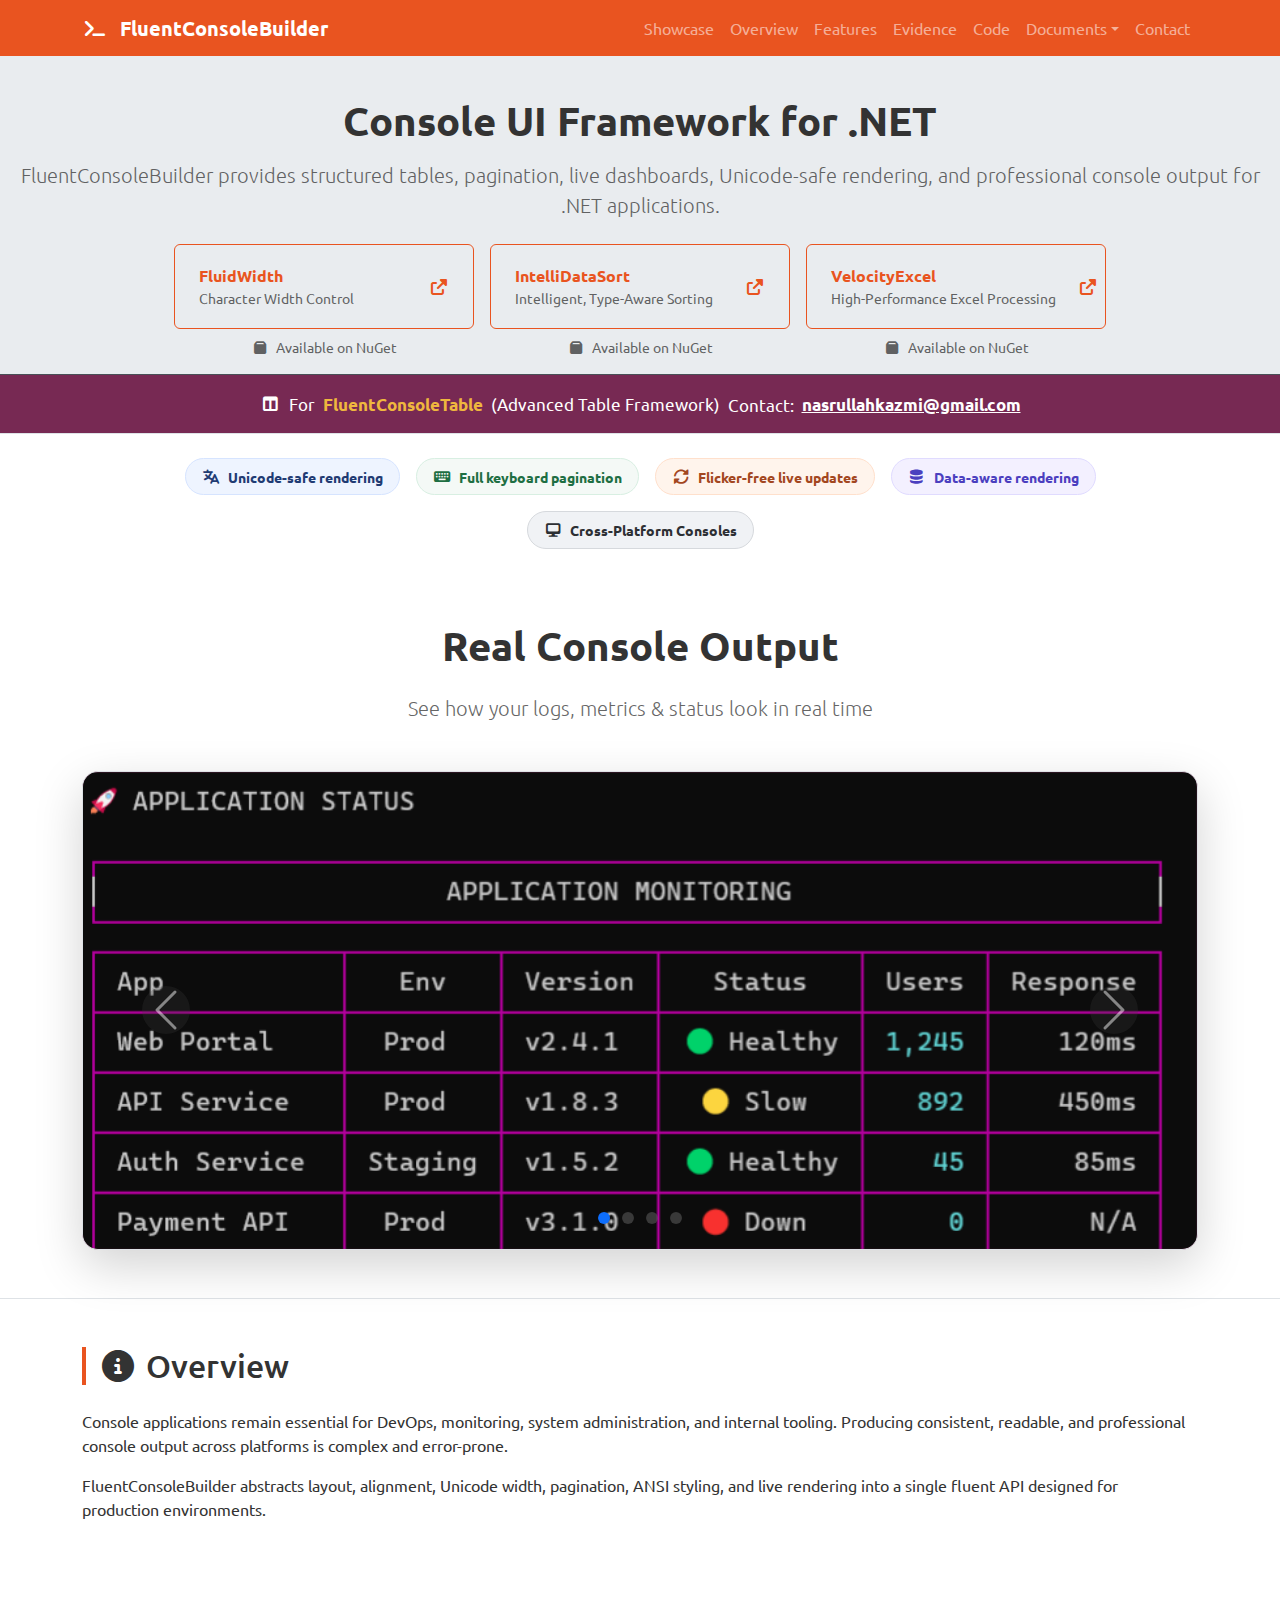
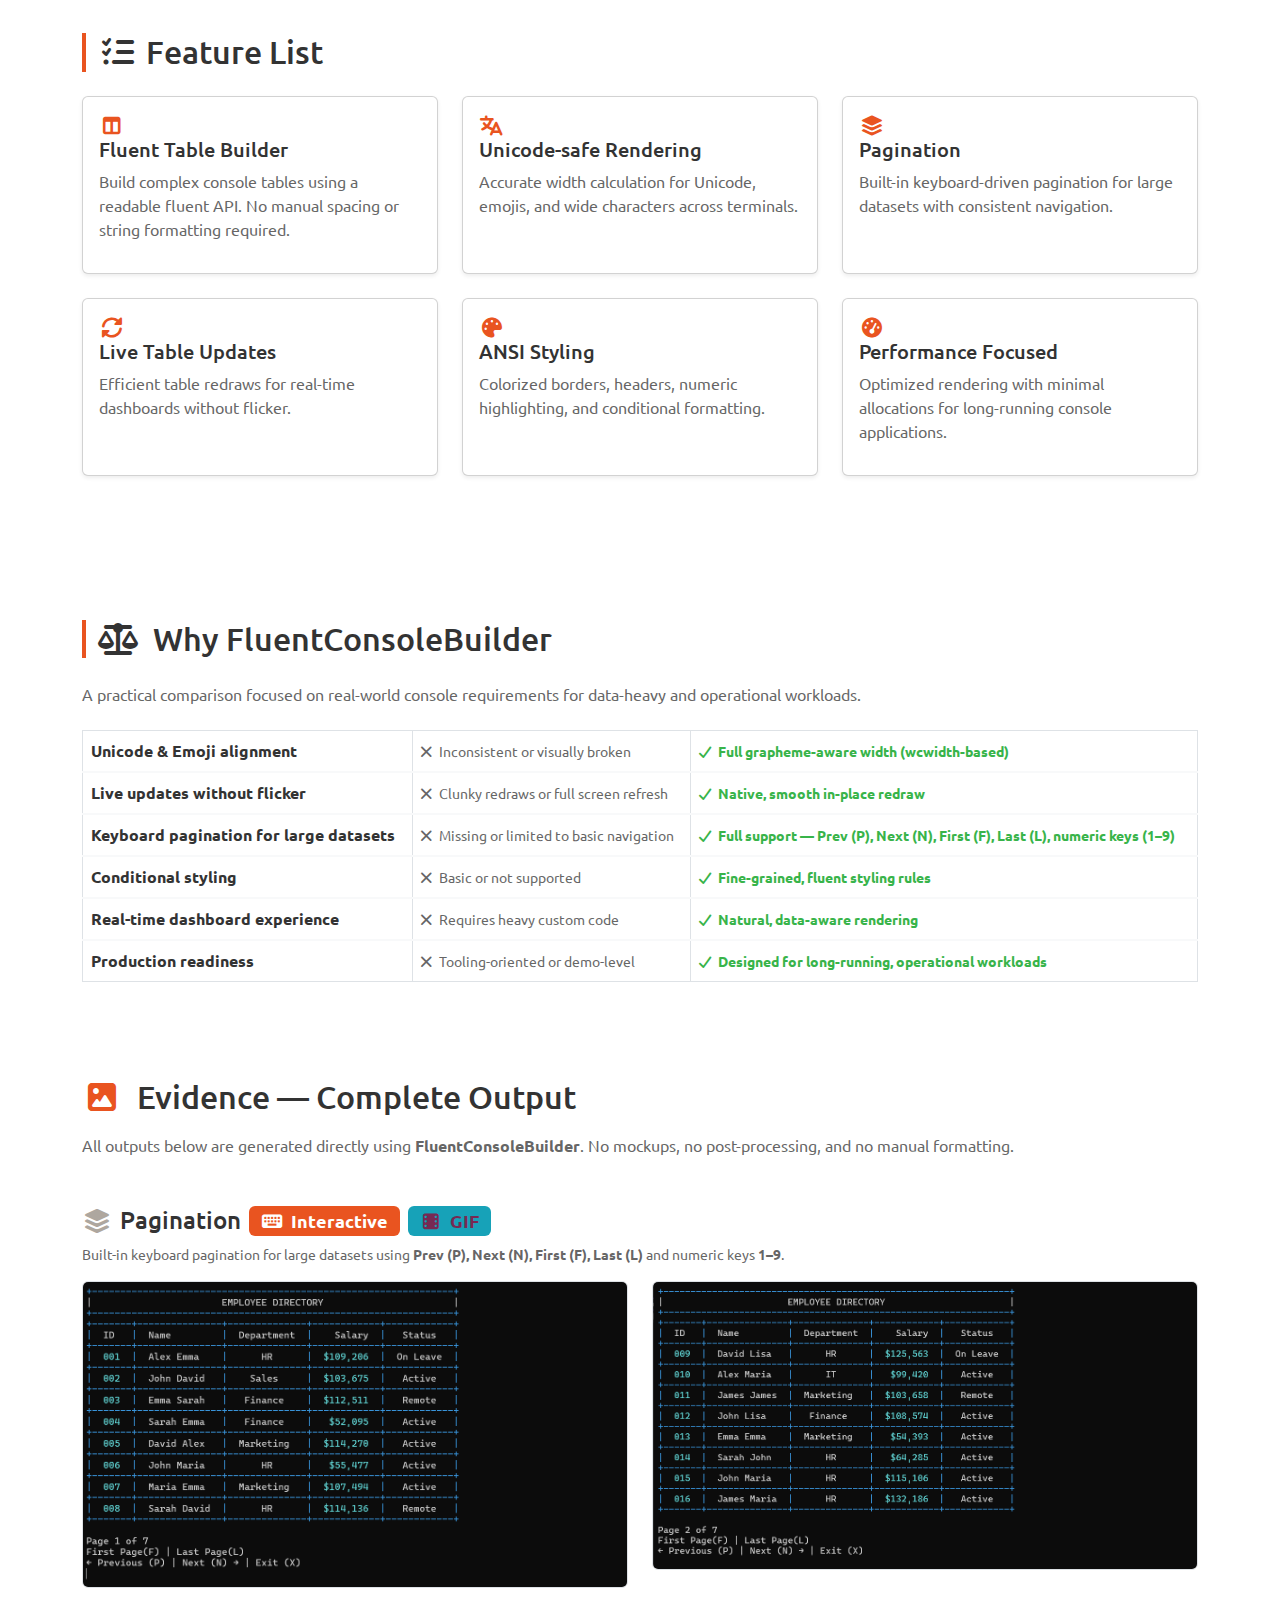
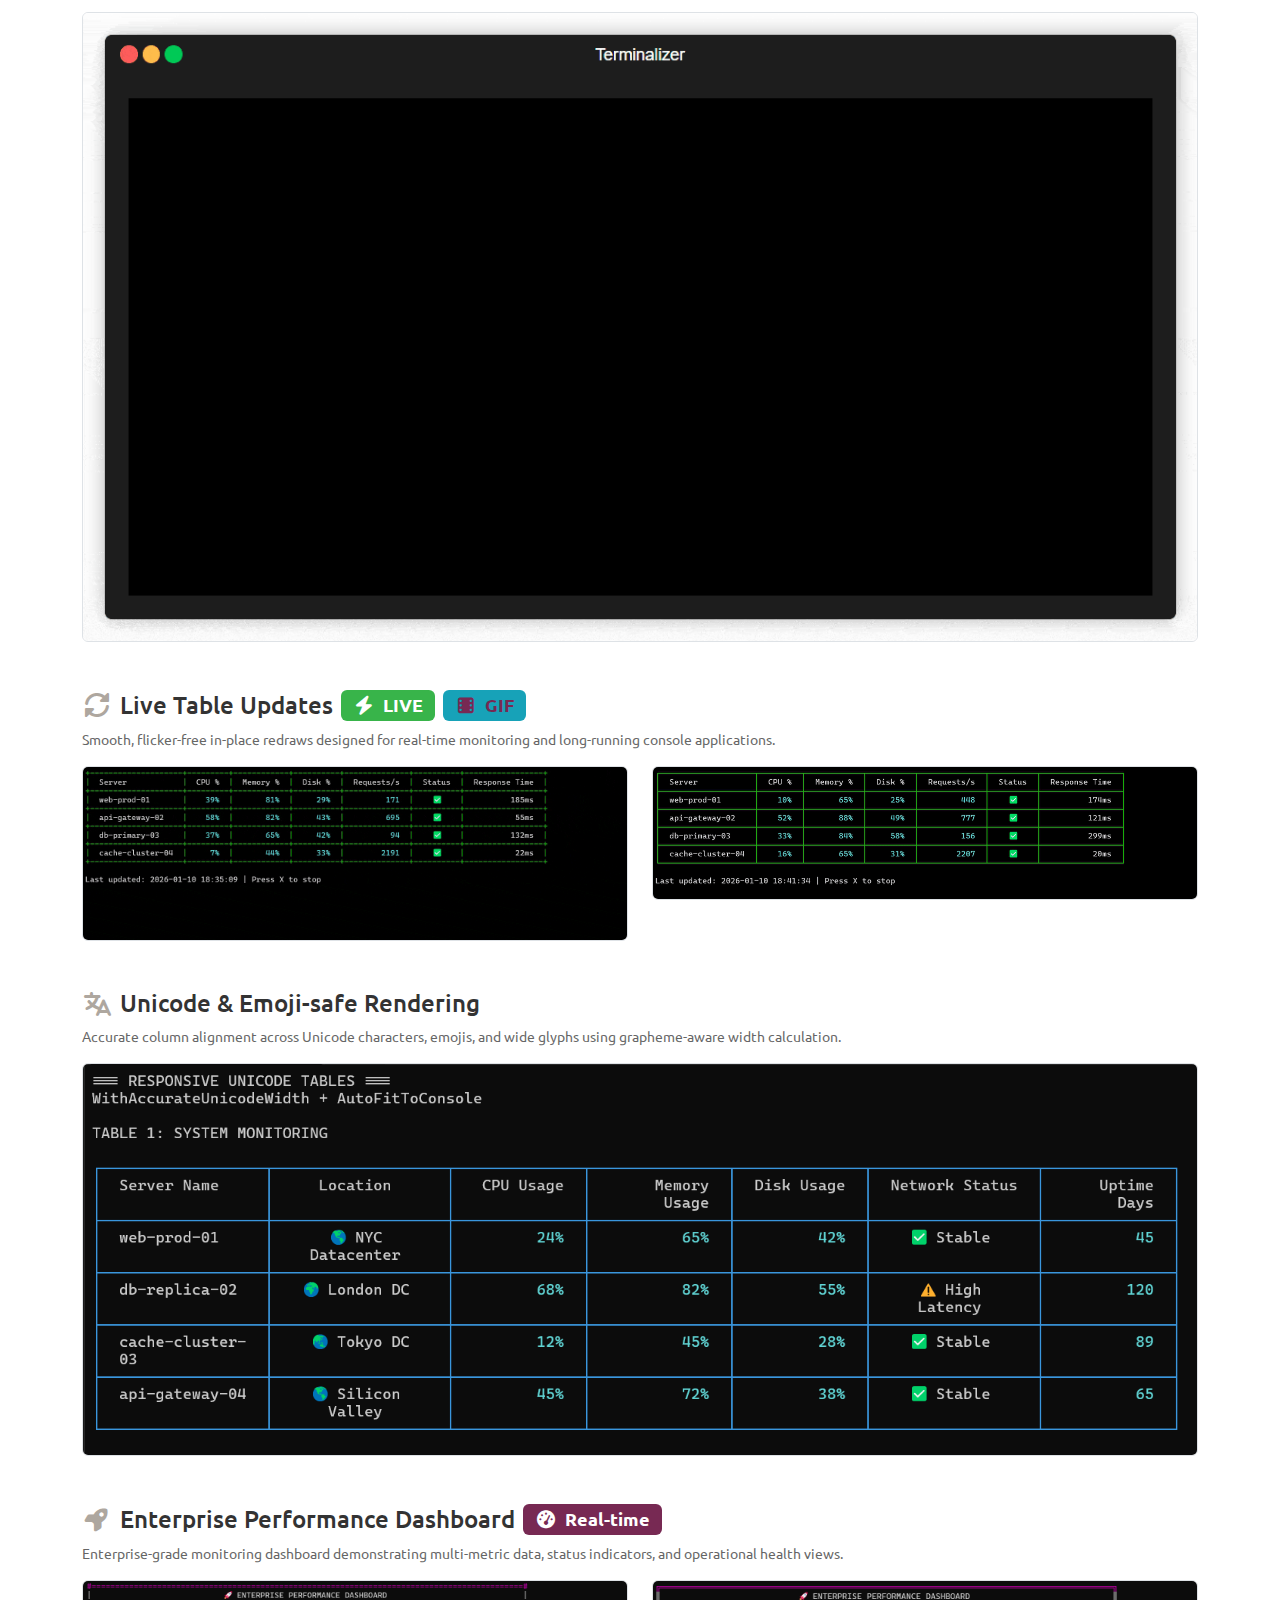
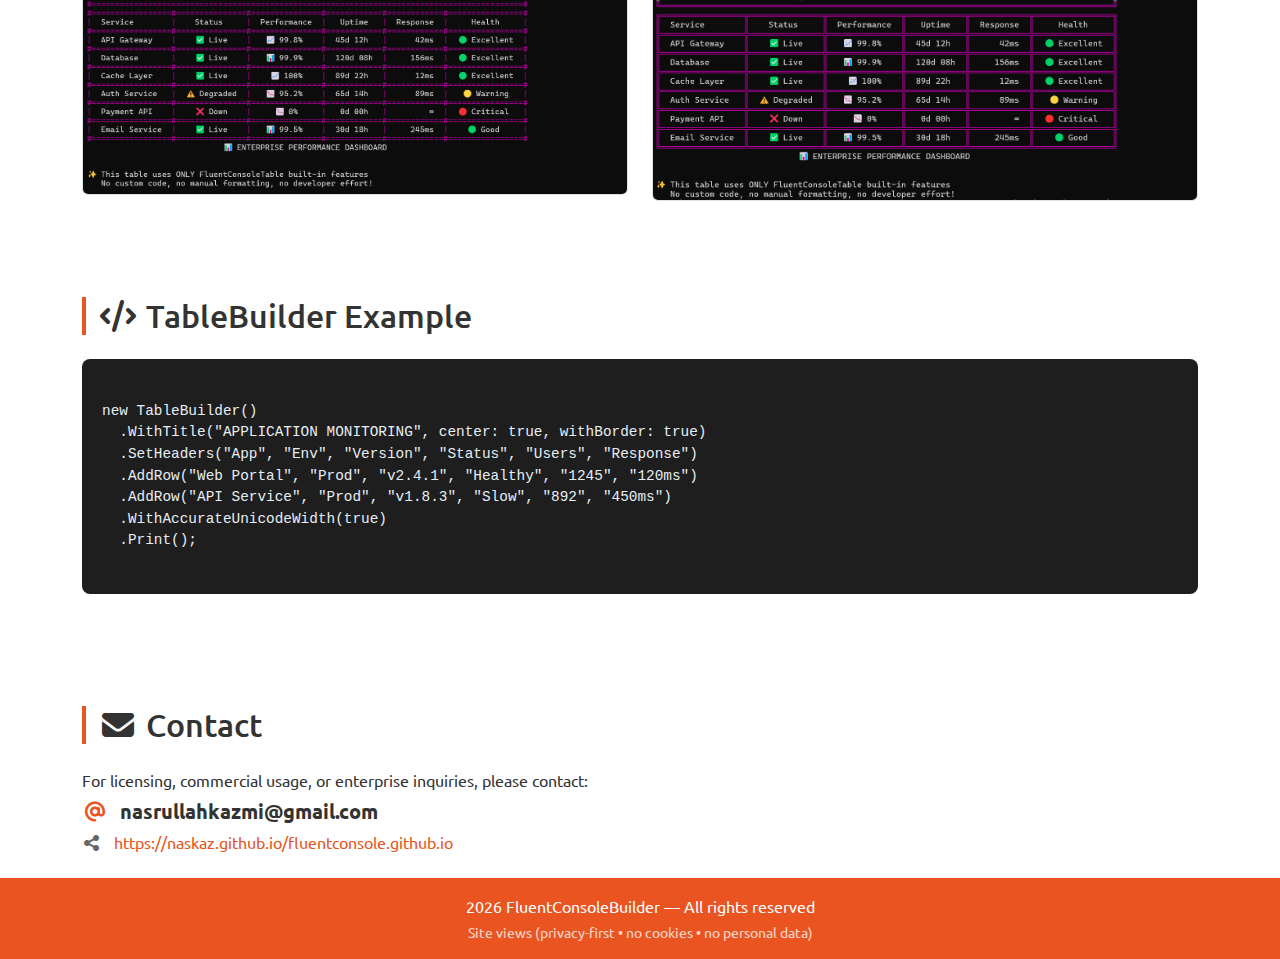
<file: index.html>
<!doctype html>
<html lang="en">
  <head>
    <meta charset="UTF-8" />
    <title>FluentConsoleBuilder — Console UI Framework for .NET</title>
    <meta name="viewport" content="width=device-width, initial-scale=1.0, maximum-scale=1.0, user-scalable=yes" />

    <!-- Bootswatch United -->
    <link href="./css/bstrap/bootstrap.min.css" rel="stylesheet" />

    <!-- Font Awesome Free 7.1.0 -->
    <link href="./css/fawesome/all.min.css" rel="stylesheet" />

    <link rel="stylesheet" href="./css/index.css" />
  </head>
  <body class="d-flex flex-column min-vh-100">


      <nav class="navbar navbar-expand-lg navbar-dark bg-primary fixed-top">
    <div class="container">
      <a class="navbar-brand fw-semibold" href="./index.html">
        <i class="fa-solid fa-terminal me-2"></i>
        FluentConsoleBuilder
      </a>
      <button class="navbar-toggler collapsed" type="button" data-bs-toggle="collapse" data-bs-target="#nav">
        <i class="fa-solid fa-bars"></i>
      </button>
      <div id="nav" class="collapse navbar-collapse">
        <ul class="navbar-nav ms-auto">
          <li class="nav-item"><a class="nav-link" href="./index.html#showcase">Showcase</a></li>
          <li class="nav-item"><a class="nav-link" href="./index.html#overview">Overview</a></li>
          <li class="nav-item"><a class="nav-link" href="./index.html#features">Features</a></li>
          <li class="nav-item"><a class="nav-link" href="./index.html#evidence">Evidence</a></li>
          <li class="nav-item"><a class="nav-link" href="./index.html#code">Code</a></li>
          <li class="nav-item dropdown">
            <a class="nav-link dropdown-toggle" href="#" data-bs-toggle="dropdown"
             data-bs-display="static" id="productsDropdown"
             data-bs-auto-close="inside">Documents</a>
            <ul class="dropdown-menu dropdown-menu-end shadow-sm">
              <li><a class="dropdown-item d-flex align-items-center gap-2" href="docs/velocityexcel/index.html">
                <i class="fa-regular fa-file-excel text-primary"></i> VelocityExcel
              </a></li>
              <li><hr class="dropdown-divider" /></li>
              <li><a class="dropdown-item d-flex align-items-center gap-2" href="docs/intellidatasort/index.html">
                <i class="fa-solid fa-arrow-up-wide-short text-primary"></i> IntelliDataSort
              </a></li>
              <li><hr class="dropdown-divider" /></li>
              <li><a class="dropdown-item d-flex align-items-center gap-2" href="docs/fluidwidth/index.html" aria-current="page">
                <i class="fa-solid fa-ruler-horizontal text-primary"></i> FluidWidth
              </a></li>
            </ul>
          </li>
          <li class="nav-item"><a class="nav-link" href="./index.html#contact">Contact</a></li>
        </ul>
      </div>
    </div>
  </nav>
    

    <!-- HERO -->
    <header class="bg-light border-bottom pt-5 position-relative header_hero">
      <div class="container-fluid text-center py-5 header_hero_container">
        <h1 class="fw-bold">Console UI Framework for .NET</h1>
        <p class="lead text-muted mt-3">
          FluentConsoleBuilder provides structured tables, pagination, live
          dashboards, Unicode-safe rendering, and professional console output
          for .NET applications.
        </p>

        
        <div class="mt-4 d-flex flex-wrap justify-content-center gap-3 equal-width-buttons px-3 px-sm-4">
  <!-- FluidWidth Button -->
  <div class="text-center button-wrapper">
    <a href="https://www.nuget.org/packages/FluidWidth" target="_blank"
       class="btn btn-outline-primary d-inline-flex align-items-center px-4 py-2 nuget-btn">
      <div class="text-start me-3">
        <div class="fw-bold">FluidWidth</div>
        <div class="small text-muted">Character Width Control</div>
      </div>
      <i class="fa-solid fa-external-link-alt ms-2"></i>
    </a>
    <div class="mt-2 text-muted small">
      <i class="fa-solid fa-box me-1"></i>
      Available on NuGet
    </div>
  </div>

  <!-- IntelliDataSort Button -->
  <div class="text-center button-wrapper">
    <a href="https://www.nuget.org/packages/IntelliDataSort" target="_blank"
       class="btn btn-outline-primary d-inline-flex align-items-center px-4 py-2 nuget-btn">
      <div class="text-start me-3">
        <div class="fw-bold">IntelliDataSort</div>
        <div class="small text-muted">Intelligent, Type-Aware Sorting</div>
      </div>
      <i class="fa-solid fa-external-link-alt ms-2"></i>
    </a>
    <div class="mt-2 text-muted small">
      <i class="fa-solid fa-box me-1"></i>
      Available on NuGet
    </div>
  </div>

  <!-- VelocityExcel Button -->
  <div class="text-center button-wrapper">
    <a href="https://www.nuget.org/packages/VelocityExcel" target="_blank"
       class="btn btn-outline-primary d-inline-flex align-items-center px-4 py-2 nuget-btn">
      <div class="text-start me-3">
        <div class="fw-bold">VelocityExcel</div>
        <div class="small text-muted">High-Performance Excel Processing</div>
      </div>
      <i class="fa-solid fa-external-link-alt ms-2"></i>
    </a>
    <div class="mt-2 text-muted small">
      <i class="fa-solid fa-box me-1"></i>
      Available on NuGet
    </div>
  </div>
</div>
        


        <!-- FluentConsoleTable Banner -->
        <div
          class="bg-dark text-white py-3 text-center fluent-banner w-100 mt-auto header_hero_banner_advtable"
        >
          <div class="container-fluid">
            <div
              class="fluent-banner-content d-flex align-items-center justify-content-center gap-3 gap-md-2 flex-wrap"
            >
              <!-- Left part: icon + text -->
              <div class="d-flex align-items-center gap-2">
                <i class="fa-solid fa-table-columns"></i>
                <div class="d-flex align-items-baseline gap-2">
                  <span>For</span>
                  <strong class="text-warning">FluentConsoleTable</strong>
                  <span class="advanced-text">(Advanced Table Framework)</span>
                </div>
              </div>

              <!-- Right part: contact -->
              <div class="contact-part d-flex align-items-center gap-2">
                <span class="contact-label">Contact:</span>
                <a
                  href="mailto:nasrullahkazmi@gmail.com"
                  class="text-white text-decoration-underline fw-semibold"
                >
                  nasrullahkazmi@gmail.com
                </a>
              </div>
            </div>
          </div>
        </div>
      </div>
    </header>

    <!-- CAPABILITY BADGES -->
    <section id="badges" class="container my-4">
      <div
        class="d-flex flex-wrap gap-3 justify-content-center badges-container"
      >
        <span class="badge badge-feature badge-unicode">
          <i class="fa-solid fa-language me-2"></i>
          Unicode-safe rendering
        </span>

        <span class="badge badge-feature badge-pagination">
          <i class="fa-solid fa-keyboard me-2"></i>
          Full keyboard pagination
        </span>

        <span class="badge badge-feature badge-live">
          <i class="fa-solid fa-rotate me-2"></i>
          Flicker-free live updates
        </span>

        <span class="badge badge-feature badge-data">
          <i class="fa-solid fa-database me-2"></i>
          Data-aware rendering
        </span>

        <span class="badge badge-feature badge-platform">
          <i class="fa-solid fa-desktop me-2"></i>
          Cross-Platform Consoles
        </span>
      </div>
    </section>

    <!-- SHOWCASE / CAROUSEL -->
    <!-- <section id="showcase" class="py-5 bg-white border-bottom">
      <div class="container">
        <h2 class="text-center fw-bold mb-4">Real Console Output</h2>

        <div
          id="consoleCarousel"
          class="carousel slide carousel-dark"
          data-bs-ride="carousel"
        >
          <div class="carousel-inner border rounded shadow-sm">
            <div class="carousel-item active">
              <div class="carousel-media">
                <img
                  src="assets/images/carousel_app_logs.png"
                  alt="Application Monitoring"
                />
              </div>
            </div>

            <div class="carousel-item">
              <div class="carousel-media">
                <img
                  src="assets/images/carousel_devops.png"
                  alt="DevOps Monitoring"
                />
              </div>
            </div>

            <div class="carousel-item">
              <div class="carousel-media">
                <img
                  src="assets/images/carousel_finance.png"
                  alt="Finance Dashboard"
                />
              </div>
            </div>

            <div class="carousel-item">
              <div class="carousel-media">
                <img
                  src="assets/images/live_system_status.gif"
                  alt="Live System Status"
                />
              </div>
            </div>
          </div>

          <button
            class="carousel-control-prev"
            type="button"
            data-bs-target="#consoleCarousel"
            data-bs-slide="prev"
          >
            <span class="carousel-control-prev-icon"></span>
          </button>

          <button
            class="carousel-control-next"
            type="button"
            data-bs-target="#consoleCarousel"
            data-bs-slide="next"
          >
            <span class="carousel-control-next-icon"></span>
          </button>
        </div>
      </div>
    </section> -->

    <section id="showcase" class="py-5 bg-white border-bottom">
      <div class="container">
        <div class="row justify-content-center">
          <div class="col-lg-10 col-xl-9 text-center">
            <h2 class="fw-bold mb-4 fs-1 fs-md-2">Real Console Output</h2>
            <p class="text-muted lead mb-5">
              See how your logs, metrics & status look in real time
            </p>
          </div>
        </div>

        <div class="row justify-content-center">
          <div class="col-12 col-xxl-11">
            <div
              id="consoleCarousel"
              class="carousel slide carousel-dark"
              data-bs-ride="carousel"
            >
              <!-- Indicators (dots) - better on mobile than arrows alone -->
              <div class="carousel-indicators mt-4">
                <button
                  type="button"
                  data-bs-target="#consoleCarousel"
                  data-bs-slide-to="0"
                  class="active"
                  aria-current="true"
                  aria-label="Slide 1"
                ></button>
                <button
                  type="button"
                  data-bs-target="#consoleCarousel"
                  data-bs-slide-to="1"
                  aria-label="Slide 2"
                ></button>
                <button
                  type="button"
                  data-bs-target="#consoleCarousel"
                  data-bs-slide-to="2"
                  aria-label="Slide 3"
                ></button>
                <button
                  type="button"
                  data-bs-target="#consoleCarousel"
                  data-bs-slide-to="3"
                  aria-label="Slide 4"
                ></button>
              </div>

              <div
                class="carousel-inner border rounded-4 shadow-lg overflow-hidden bg-dark"
              >
                <!-- Item 1 -->
                <div class="carousel-item active">
                  <div class="ratio ratio-21x9">
                    <img
                      src="assets/images/carousel_app_logs.png"
                      class="d-block w-100 object-fit-cover"
                      alt="Application Monitoring Dashboard"
                    />
                  </div>
                </div>

                <!-- Item 2 -->
                <div class="carousel-item">
                  <div class="ratio ratio-21x9">
                    <img
                      src="assets/images/carousel_devops.png"
                      class="d-block w-100 object-fit-cover"
                      alt="DevOps Pipeline & Monitoring"
                    />
                  </div>
                </div>

                <!-- Item 3 -->
                <div class="carousel-item">
                  <div class="ratio ratio-21x9">
                    <img
                      src="assets/images/carousel_finance.png"
                      class="d-block w-100 object-fit-cover"
                      alt="Finance & Trading Dashboard"
                    />
                  </div>
                </div>

                <!-- Item 4 - GIF -->
                <div class="carousel-item">
                  <div class="ratio ratio-21x9">
                    <img
                      src="assets/images/live_system_status.gif"
                      class="d-block w-100 object-fit-cover"
                      alt="Live System Status Updates"
                    />
                  </div>
                </div>
              </div>

              <!-- Controls - bigger touch area on mobile -->
              <button
                class="carousel-control-prev"
                type="button"
                data-bs-target="#consoleCarousel"
                data-bs-slide="prev"
              >
                <span
                  class="carousel-control-prev-icon bg-dark bg-opacity-50 rounded-circle p-4"
                  aria-hidden="true"
                ></span>
                <span class="visually-hidden">Previous</span>
              </button>

              <button
                class="carousel-control-next"
                type="button"
                data-bs-target="#consoleCarousel"
                data-bs-slide="next"
              >
                <span
                  class="carousel-control-next-icon bg-dark bg-opacity-50 rounded-circle p-4"
                  aria-hidden="true"
                ></span>
                <span class="visually-hidden">Next</span>
              </button>
            </div>
          </div>
        </div>
      </div>
    </section>

    <!-- OVERVIEW -->
    <section id="overview" class="container my-5">
      <h2 class="section-title">
        <i class="fa-solid fa-circle-info me-2"></i>Overview
      </h2>

      <p>
        Console applications remain essential for DevOps, monitoring, system
        administration, and internal tooling. Producing consistent, readable,
        and professional console output across platforms is complex and
        error-prone.
      </p>

      <p>
        FluentConsoleBuilder abstracts layout, alignment, Unicode width,
        pagination, ANSI styling, and live rendering into a single fluent API
        designed for production environments.
      </p>
    </section>

    <!-- FEATURE LIST (RESTORED + EXPANDED) -->
    <section id="features" class="container my-5">
      <h2 class="section-title">
        <i class="fa-solid fa-list-check me-2"></i>Feature List
      </h2>

      <div class="row g-3 g-md-4 mb-4 mb-md-5">
        <div class="col-md-4">
          <div class="card h-100 shadow-sm">
            <div class="card-body">
              <i class="fa-solid fa-table-columns text-primary fa-lg mb-2"></i>
              <h5>Fluent Table Builder</h5>
              <p class="text-muted">
                Build complex console tables using a readable fluent API. No
                manual spacing or string formatting required.
              </p>
            </div>
          </div>
        </div>

        <div class="col-md-4">
          <div class="card h-100 shadow-sm">
            <div class="card-body">
              <i class="fa-solid fa-language text-primary fa-lg mb-2"></i>
              <h5>Unicode-safe Rendering</h5>
              <p class="text-muted">
                Accurate width calculation for Unicode, emojis, and wide
                characters across terminals.
              </p>
            </div>
          </div>
        </div>

        <div class="col-md-4">
          <div class="card h-100 shadow-sm">
            <div class="card-body">
              <i class="fa-solid fa-layer-group text-primary fa-lg mb-2"></i>
              <h5>Pagination</h5>
              <p class="text-muted">
                Built-in keyboard-driven pagination for large datasets with
                consistent navigation.
              </p>
            </div>
          </div>
        </div>

        <div class="col-md-4">
          <div class="card h-100 shadow-sm">
            <div class="card-body">
              <i class="fa-solid fa-rotate text-primary fa-lg mb-2"></i>
              <h5>Live Table Updates</h5>
              <p class="text-muted">
                Efficient table redraws for real-time dashboards without
                flicker.
              </p>
            </div>
          </div>
        </div>

        <div class="col-md-4">
          <div class="card h-100 shadow-sm">
            <div class="card-body">
              <i class="fa-solid fa-palette text-primary fa-lg mb-2"></i>
              <h5>ANSI Styling</h5>
              <p class="text-muted">
                Colorized borders, headers, numeric highlighting, and
                conditional formatting.
              </p>
            </div>
          </div>
        </div>

        <div class="col-md-4">
          <div class="card h-100 shadow-sm">
            <div class="card-body">
              <i class="fa-solid fa-gauge-high text-primary fa-lg mb-2"></i>
              <h5>Performance Focused</h5>
              <p class="text-muted">
                Optimized rendering with minimal allocations for long-running
                console applications.
              </p>
            </div>
          </div>
        </div>
      </div>
    </section>

    <!-- COMPARISON -->
    <section id="comparison" class="container my-5">
      <h2 class="section-title">
        <i class="fa-solid fa-scale-balanced me-2"></i>
        Why FluentConsoleBuilder
      </h2>

      <p class="mb-4 text-muted">
        A practical comparison focused on real-world console requirements for
        data-heavy and operational workloads.
      </p>

      <div class="table-responsive">
        <table class="table table-bordered align-middle mb-0">
          <!-- Desktop header only -->
          <thead class="table-light d-none d-lg-table-header-group">
            <tr>
              <th style="width: 30%">Capability</th>
              <th style="width: 35%">Common Console Libraries</th>
              <th style="width: 35%">FluentConsoleBuilder</th>
            </tr>
          </thead>

          <tbody>
            <!-- Unicode -->
            <tr>
              <td class="fw-bold bg-lg-light">
                <i class="fa-solid fa-language d-lg-none me-1 text-muted"></i>
                Unicode & Emoji alignment
              </td>
              <td>
                <div class="d-lg-none fw-semibold text-muted small mb-1">
                  Common Console Libraries
                </div>
                <div class="text-muted small">
                  <i class="fa-solid fa-xmark d-none d-lg-inline me-1"></i>
                  Inconsistent or visually broken
                </div>
              </td>
              <td>
                <div class="d-lg-none fw-semibold text-success small mb-1">
                  FluentConsoleBuilder
                </div>
                <div class="fw-semibold text-success small">
                  <i class="fa-solid fa-check d-none d-lg-inline me-1"></i>
                  Full grapheme-aware width (wcwidth-based)
                </div>
              </td>
            </tr>

            <!-- Live updates -->
            <tr>
              <td class="fw-bold bg-lg-light">
                <i class="fa-solid fa-rotate d-lg-none me-1 text-muted"></i>
                Live updates without flicker
              </td>
              <td>
                <div class="d-lg-none fw-semibold text-muted small mb-1">
                  Common Console Libraries
                </div>
                <div class="text-muted small">
                  <i class="fa-solid fa-xmark d-none d-lg-inline me-1"></i>
                  Clunky redraws or full screen refresh
                </div>
              </td>
              <td>
                <div class="d-lg-none fw-semibold text-success small mb-1">
                  FluentConsoleBuilder
                </div>
                <div class="fw-semibold text-success small">
                  <i class="fa-solid fa-check d-none d-lg-inline me-1"></i>
                  Native, smooth in-place redraw
                </div>
              </td>
            </tr>

            <!-- Pagination -->
            <tr>
              <td class="fw-bold bg-lg-light">
                <i class="fa-solid fa-keyboard d-lg-none me-1 text-muted"></i>
                Keyboard pagination for large datasets
              </td>
              <td>
                <div class="d-lg-none fw-semibold text-muted small mb-1">
                  Common Console Libraries
                </div>
                <div class="text-muted small">
                  <i class="fa-solid fa-xmark d-none d-lg-inline me-1"></i>
                  Missing or limited to basic navigation
                </div>
              </td>
              <td>
                <div class="d-lg-none fw-semibold text-success small mb-1">
                  FluentConsoleBuilder
                </div>
                <div class="fw-semibold text-success small">
                  <i class="fa-solid fa-check d-none d-lg-inline me-1"></i>
                  Full support — Prev (P), Next (N), First (F), Last (L),
                  numeric keys (1–9)
                </div>
              </td>
            </tr>

            <!-- Conditional styling -->
            <tr>
              <td class="fw-bold bg-lg-light">
                <i class="fa-solid fa-palette d-lg-none me-1 text-muted"></i>
                Conditional styling
              </td>
              <td>
                <div class="d-lg-none fw-semibold text-muted small mb-1">
                  Common Console Libraries
                </div>
                <div class="text-muted small">
                  <i class="fa-solid fa-xmark d-none d-lg-inline me-1"></i>
                  Basic or not supported
                </div>
              </td>
              <td>
                <div class="d-lg-none fw-semibold text-success small mb-1">
                  FluentConsoleBuilder
                </div>
                <div class="fw-semibold text-success small">
                  <i class="fa-solid fa-check d-none d-lg-inline me-1"></i>
                  Fine-grained, fluent styling rules
                </div>
              </td>
            </tr>

            <!-- Dashboards -->
            <tr>
              <td class="fw-bold bg-lg-light">
                <i class="fa-solid fa-chart-line d-lg-none me-1 text-muted"></i>
                Real-time dashboard experience
              </td>
              <td>
                <div class="d-lg-none fw-semibold text-muted small mb-1">
                  Common Console Libraries
                </div>
                <div class="text-muted small">
                  <i class="fa-solid fa-xmark d-none d-lg-inline me-1"></i>
                  Requires heavy custom code
                </div>
              </td>
              <td>
                <div class="d-lg-none fw-semibold text-success small mb-1">
                  FluentConsoleBuilder
                </div>
                <div class="fw-semibold text-success small">
                  <i class="fa-solid fa-check d-none d-lg-inline me-1"></i>
                  Natural, data-aware rendering
                </div>
              </td>
            </tr>

            <!-- Production readiness -->
            <tr>
              <td class="fw-bold bg-lg-light">
                <i class="fa-solid fa-industry d-lg-none me-1 text-muted"></i>
                Production readiness
              </td>
              <td>
                <div class="d-lg-none fw-semibold text-muted small mb-1">
                  Common Console Libraries
                </div>
                <div class="text-muted small">
                  <i class="fa-solid fa-xmark d-none d-lg-inline me-1"></i>
                  Tooling-oriented or demo-level
                </div>
              </td>
              <td>
                <div class="d-lg-none fw-semibold text-success small mb-1">
                  FluentConsoleBuilder
                </div>
                <div class="fw-semibold text-success small">
                  <i class="fa-solid fa-check d-none d-lg-inline me-1"></i>
                  Designed for long-running, operational workloads
                </div>
              </td>
            </tr>
          </tbody>
        </table>
      </div>
    </section>

    <!-- ===================== -->
    <!-- Evidence Section -->
    <!-- ===================== -->
    <section id="evidence" class="container mt-5 mb-0">
      <h2 class="mb-3">
        <i class="fa-solid fa-image me-2 text-primary"></i>
        Evidence — Complete Output
      </h2>

      <p class="text-muted mb-5">
        All outputs below are generated directly using
        <strong>FluentConsoleBuilder</strong>. No mockups, no post-processing,
        and no manual formatting.
      </p>

      <!-- ================= Pagination ================= -->
      <h4 class="mt-4 d-flex align-items-center gap-2 flex-wrap">
        <i class="fa-solid fa-layer-group text-secondary"></i>
        Pagination

        <span class="badge bg-primary">
          <i class="fa-solid fa-keyboard me-1"></i> Interactive
        </span>

        <span class="badge bg-info text-dark">
          <i class="fa-solid fa-film me-1"></i> GIF
        </span>
      </h4>

      <p class="text-muted small mb-3">
        Built-in keyboard pagination for large datasets using
        <strong>Prev (P), Next (N), First (F), Last (L)</strong>
        and numeric keys <strong>1–9</strong>.
      </p>

      <div class="row g-3 g-md-4 mb-4 mb-md-5">
        <div class="col-md-6">
          <img
            src="assets/images/ascii_pagination_on_cmd_1.png"
            class="img-fluid rounded border"
            alt="Pagination on command line"
            data-bs-toggle="tooltip"
            title="Keyboard-driven pagination rendered directly inside the console"
          />
        </div>

        <div class="col-md-6">
          <img
            src="assets/images/ascii_pagination_on_cmd_3.png"
            class="img-fluid rounded border"
            alt="Pagination navigation hints"
            data-bs-toggle="tooltip"
            title="Clear pagination hints: First, Last, Next, Previous"
          />
        </div>

        <div class="col-12">
          <img
            src="assets/images/pagination_demo_live_ascii_1.gif"
            class="img-fluid rounded border"
            alt="Live pagination demo"
            data-bs-toggle="tooltip"
            title="Live pagination without screen clearing or flicker"
          />
        </div>
      </div>

      <!-- ================= Live Table Updates ================= -->
      <h4 class="mt-4 d-flex align-items-center gap-2 flex-wrap">
        <i class="fa-solid fa-rotate text-secondary"></i>
        Live Table Updates

        <span class="badge bg-success">
          <i class="fa-solid fa-bolt me-1"></i> LIVE
        </span>

        <span class="badge bg-info text-dark">
          <i class="fa-solid fa-film me-1"></i> GIF
        </span>
      </h4>

      <p class="text-muted small mb-3">
        Smooth, flicker-free in-place redraws designed for real-time monitoring
        and long-running console applications.
      </p>

      <div class="row g-3 g-md-4 mb-4 mb-md-5">
        <div class="col-md-6">
          <img
            src="assets/images/live_table_update_cmd.gif"
            class="img-fluid rounded border"
            alt="Live table update on command prompt"
            data-bs-toggle="tooltip"
            title="Flicker-free live table updates on CMD"
          />
        </div>

        <div class="col-md-6">
          <img
            src="assets/images/live_table_update_powershell.gif"
            class="img-fluid rounded border"
            alt="Live table update on PowerShell"
            data-bs-toggle="tooltip"
            title="High-quality in-place redraw on PowerShell"
          />
        </div>
      </div>

      <!-- ================= Unicode Rendering ================= -->
      <h4 class="mt-4 d-flex align-items-center gap-2 flex-wrap">
        <i class="fa-solid fa-language text-secondary"></i>
        Unicode & Emoji-safe Rendering
      </h4>

      <p class="text-muted small mb-3">
        Accurate column alignment across Unicode characters, emojis, and wide
        glyphs using grapheme-aware width calculation.
      </p>

      <div class="row g-3 g-md-4 mb-4 mb-md-5">
        <div class="col-12">
          <img
            src="assets/images/responsive_unicode_table_on_powershell.png"
            class="img-fluid rounded border"
            alt="Unicode-safe table rendering"
            data-bs-toggle="tooltip"
            title="Correct Unicode and emoji alignment using wcwidth-based logic"
          />
        </div>
      </div>

      <!-- ================= Enterprise Performance Dashboard ================= -->
      <h4 class="mt-4 d-flex align-items-center gap-2 flex-wrap">
        <i class="fa-solid fa-rocket text-secondary"></i>
        Enterprise Performance Dashboard

        <span class="badge bg-dark">
          <i class="fa-solid fa-gauge-high me-1"></i> Real-time
        </span>
      </h4>

      <p class="text-muted small mb-3">
        Enterprise-grade monitoring dashboard demonstrating multi-metric data,
        status indicators, and operational health views.
      </p>

      <div class="row g-3 g-md-4 mb-4 mb-md-5">
        <div class="col-md-6">
          <img
            src="assets/images/performance_dashboard_on_cmd_1.png"
            class="img-fluid rounded border"
            alt="Enterprise dashboard on command line"
            data-bs-toggle="tooltip"
            title="Enterprise performance dashboard rendered on CMD"
          />
        </div>

        <div class="col-md-6">
          <img
            src="assets/images/performance_dashboard_on_powershell_1.png"
            class="img-fluid rounded border"
            alt="Enterprise dashboard on PowerShell"
            data-bs-toggle="tooltip"
            title="Enterprise monitoring dashboard rendered on PowerShell"
          />
        </div>
      </div>
    </section>

    <!-- CODE -->
    <section id="code" class="container my-5">
      <h2 class="section-title">
        <i class="fa-solid fa-code me-2"></i>TableBuilder Example
      </h2>

      <pre class="code-block"><code>
new TableBuilder()
  .WithTitle("APPLICATION MONITORING", center: true, withBorder: true)
  .SetHeaders("App", "Env", "Version", "Status", "Users", "Response")
  .AddRow("Web Portal", "Prod", "v2.4.1", "Healthy", "1245", "120ms")
  .AddRow("API Service", "Prod", "v1.8.3", "Slow", "892", "450ms")
  .WithAccurateUnicodeWidth(true)
  .Print();
  </code></pre>
    </section>

    <!-- CONTACT -->
    <section id="contact" class="container mt-5">
      <h2 class="section-title">
        <i class="fa-solid fa-envelope me-2"></i>Contact
      </h2>

      <p class="mb-1">
        For licensing, commercial usage, or enterprise inquiries, please
        contact:
      </p>

      <p class="fs-5 fw-semibold mb-1">
        <i class="fa-solid fa-at me-2 text-primary"></i>
        nasrullahkazmi@gmail.com
      </p>

      <p class="mb-4">
        <i class="fa-solid fa-share-nodes me-2 text-muted"></i>
        <a
          href="#"
          id="shareSiteLink"
          class="text-decoration-none"
          data-bs-toggle="tooltip"
          data-bs-placement="top"
          title="Share this link"
        >
          https://naskaz.github.io/fluentconsole.github.io
        </a>
      </p>
    </section>

    <footer class="bg-primary text-white mt-auto py-3 text-center">
      <span id="year"></span> FluentConsoleBuilder — All rights reserved

      <small class="d-block mt-1 opacity-75">
        Site views (privacy-first • no cookies • no personal data)
      </small>
    </footer>

    <script
      data-goatcounter="https://naskaz.goatcounter.com/count"
      async
      src="//gc.zgo.at/count.js"
    ></script>
    <script src="./js/bootstrap.bundle.min.js"></script>
    <script src="./js/fluentsite.js"></script>
  </body>
</html>
</file>
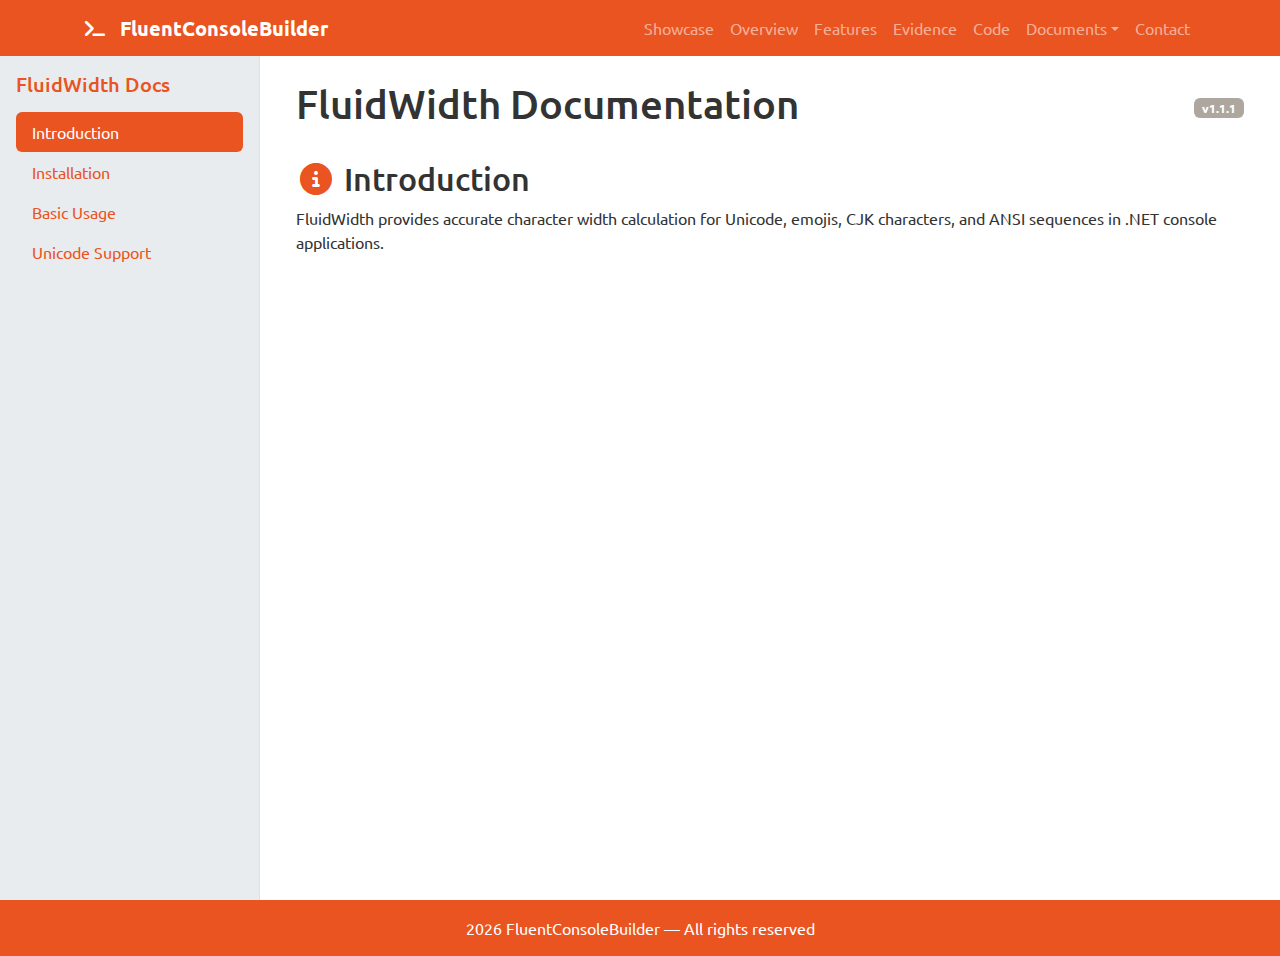
<file: docs/fluidwidth/index.html>
<!doctype html>
<html lang="en">

<head>
  <meta charset="UTF-8" />
  <meta name="viewport" content="width=device-width, initial-scale=1" />
  <title>FluidWidth — Documentation</title>

  <!-- Your existing assets -->
  <link href="../../css//bstrap/bootstrap.min.css" rel="stylesheet" />
  <link href="../../css/fawesome/all.min.css" rel="stylesheet" />
  <link rel="stylesheet" href="../../css/docs.css" />
  <link rel="stylesheet" href="../../css/fluidwidth.css" />
</head>

<body class="d-flex flex-column min-vh-100">

  <!-- EXACT NAVBAR FROM MAIN SITE -->
  <nav class="navbar navbar-expand-lg navbar-dark bg-primary fixed-top">
    <div class="container">
      <a class="navbar-brand fw-semibold" href="/index.html">
        <i class="fa-solid fa-terminal me-2"></i>
        FluentConsoleBuilder
      </a>



      <button class="navbar-toggler" type="button" data-bs-toggle="collapse" data-bs-target="#nav">
        <i class="fa-solid fa-bars" aria-hidden="true"></i>
        <span class="visually-hidden">Toggle navigation</span>
      </button>




      <div id="nav" class="collapse navbar-collapse">
        <ul class="navbar-nav ms-auto">
          <li class="nav-item"><a class="nav-link" href="/index.html#showcase">Showcase</a></li>
          <li class="nav-item"><a class="nav-link" href="/index.html#overview">Overview</a></li>
          <li class="nav-item"><a class="nav-link" href="/index.html#features">Features</a></li>
          <li class="nav-item"><a class="nav-link" href="/index.html#evidence">Evidence</a></li>
          <li class="nav-item"><a class="nav-link" href="/index.html#code">Code</a></li>
          <li class="nav-item dropdown">
            <a class="nav-link dropdown-toggle" href="#" data-bs-toggle="dropdown">Documents</a>
            <ul class="dropdown-menu dropdown-menu-end shadow-sm">
              <li><a class="dropdown-item d-flex align-items-center gap-2" href="docs/intellidatasort/index.html">
                  <i class="fa-solid fa-arrow-up-wide-short text-primary"></i> IntelliDataSort
                </a></li>
              <li>
                <hr class="dropdown-divider" />
              </li>
              <li><a class="dropdown-item d-flex align-items-center gap-2" href="docs/fluidwidth/index.html"
                  aria-current="page">
                  <i class="fa-solid fa-ruler-horizontal text-primary"></i> FluidWidth
                </a></li>
            </ul>
          </li>
          <li class="nav-item"><a class="nav-link" href="/index.html#contact">Contact</a></li>
        </ul>
      </div>
    </div>
  </nav>

  <!-- MAIN LAYOUT -->
  <div class="flex-grow-1 d-flex docs-main-layout" style="margin-top: 56px;">
    <!-- SIDEBAR -->
    <aside id="sidebar" class="bg-light border-end overflow-y-auto">

      <!-- MOBILE CLOSE BUTTON -->
      <button id="sidebar-close-btn" class="btn position-absolute top-0 end-0 m-2 d-md-none" aria-label="Close sidebar">
        <i class="fa-solid fa-xmark"></i>
      </button>



      <div class="p-3">
        <h5 class="text-primary mb-3">FluidWidth Docs</h5>
        <ul class="nav flex-column nav-pills">
          <li class="nav-item"><a class="nav-link active" href="#introduction">Introduction</a></li>
          <li class="nav-item"><a class="nav-link" href="#installation">Installation</a></li>
          <li class="nav-item"><a class="nav-link" href="#basic-usage">Basic Usage</a></li>
          <li class="nav-item"><a class="nav-link" href="#unicode-support">Unicode Support</a></li>
        </ul>
      </div>
    </aside>

    <!-- MOBILE TOGGLE -->
    <button id="sidebar-toggle-btn"
      class="btn btn-outline-primary d-md-none position-fixed start-0 top-50 translate-middle-y z-3 rounded-0 rounded-end">
      <i class="fa-solid fa-chevron-right"></i>
    </button>

    <!-- MAIN CONTENT -->
    <main id="main-content" class="flex-grow-1 p-3 p-md-4 overflow-auto">
      <div class="container-fluid">
        <div class="d-flex justify-content-between align-items-center mb-4">
          <h1>FluidWidth Documentation</h1>
          <span class="badge bg-secondary">v1.1.1</span>
        </div>

        <!-- Sections — all static, no JS injection -->
        <section id="introduction" class="mb-5 active">
          <h2><i class="fa-solid fa-circle-info me-2 text-primary"></i>Introduction</h2>
          <p>Loading… (replace with real content)</p>
        </section>

        <section id="installation" class="mb-5">
          <h2><i class="fa-solid fa-download me-2 text-primary"></i>Installation</h2>
          <pre><code>Install-Package FluidWidth</code></pre>
        </section>

        <section id="basic-usage" class="mb-5">
          <h2><i class="fa-solid fa-code me-2 text-primary"></i>Basic Usage</h2>
          <pre><code>// Example code here</code></pre>
        </section>


        <section id="unicode-support" class="mb-5">
          <h2><i class="fa-solid fa-language me-2 text-primary"></i>Unicode Support</h2>
          <p>Full grapheme-aware width calculation.</p>
        </section>


      </div>
    </main>
  </div>

  <footer class="bg-primary text-white py-3 mt-auto">
    <div class="container-fluid text-center">
      <span id="footer_year">2026</span> FluentConsoleBuilder — All rights reserved
  </footer>
  </footer>
  <script>
    const currentYear = new Date().getFullYear();
    document.getElementById("footer_year").textContent = currentYear;
  </script>
  <script src="../../js//bootstrap.bundle.min.js"></script>
  <script src="../../js/docs.js"></script>
  <script src="../../js/fluidwidth.js"></script>
</body>

</html>
</file>
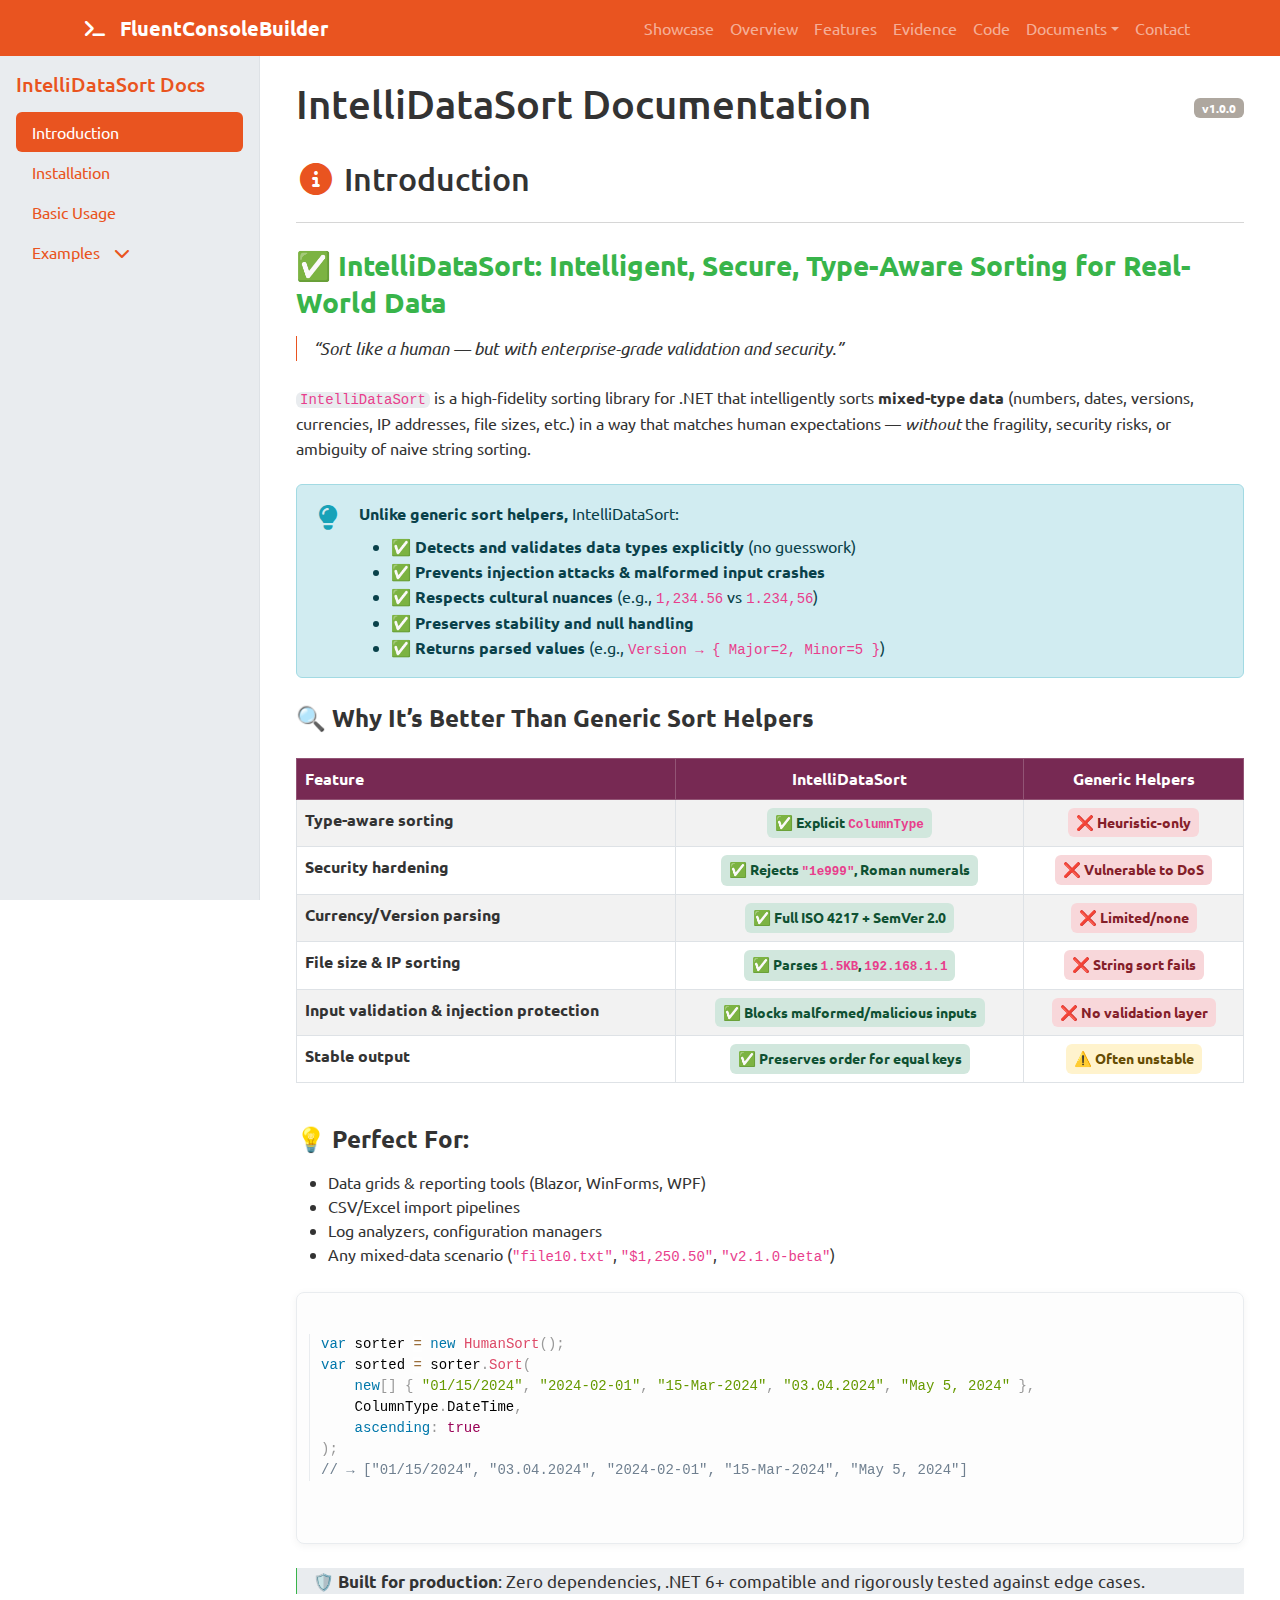
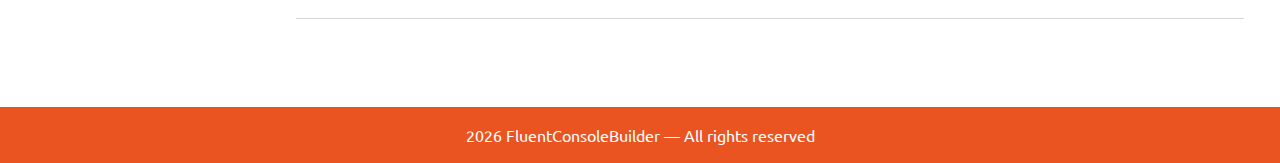
<file: docs/intellidatasort/index.html>
<!doctype html>
<html lang="en">

<head>
  <meta charset="UTF-8" />
  <meta name="viewport" content="width=device-width, initial-scale=1.0, maximum-scale=1.0, user-scalable=yes" />
  <title>IntelliDataSort — Documentation</title>


  <link href="../../css/bstrap/bootstrap.min.css" rel="stylesheet" />
  <link href="../../css/fawesome/all.min.css" rel="stylesheet" />
  <link href="../../css/prismcss/prism.min.css" rel="stylesheet" />
  <link href="../../css/prismcss/prism-line-numbers.min.css" rel="stylesheet" />
  <link rel="stylesheet" href="../../css/docs.css" />
  <link rel="stylesheet" href="../../css//intellidatasort.css" />
</head>

<body class="d-flex flex-column min-vh-100">

  <!-- SAME NAVBAR -->
  <nav class="navbar navbar-expand-lg navbar-dark bg-primary fixed-top">
    <div class="container">
      <a class="navbar-brand fw-semibold" href="../../index.html">
        <i class="fa-solid fa-terminal me-2"></i>
        FluentConsoleBuilder
      </a>


      <button class="navbar-toggler" type="button" data-bs-toggle="collapse" data-bs-target="#nav">
        <i class="fa-solid fa-bars" aria-hidden="true"></i>
        <span class="visually-hidden">Toggle navigation</span>
      </button>





      <div id="nav" class="collapse navbar-collapse">
        <ul class="navbar-nav ms-auto">
          <li class="nav-item"><a class="nav-link" href="../../index.html#showcase">Showcase</a></li>
          <li class="nav-item"><a class="nav-link" href="../../index.html#overview">Overview</a></li>
          <li class="nav-item"><a class="nav-link" href="../../index.html#features">Features</a></li>
          <li class="nav-item"><a class="nav-link" href="../../index.html#evidence">Evidence</a></li>
          <li class="nav-item"><a class="nav-link" href="../../index.html#code">Code</a></li>
          <li class="nav-item dropdown">
            <a class="nav-link dropdown-toggle" href="#" data-bs-toggle="dropdown">Documents</a>
            <ul class="dropdown-menu dropdown-menu-end shadow-sm">
              <li><a class="dropdown-item d-flex align-items-center gap-2" href="../velocityexcel/index.html">
                  <i class="fa-regular fa-file-excel text-primary"></i> VelocityExcel
                </a></li>
              <li>
              <hr class="dropdown-divider" />
              <li><a class="dropdown-item d-flex align-items-center gap-2" href="./index.html" aria-current="page">
                  <i class="fa-solid fa-arrow-up-wide-short text-primary"></i> IntelliDataSort
                </a></li>
              <li>
                <hr class="dropdown-divider" />
              </li>
              <li><a class="dropdown-item d-flex align-items-center gap-2" href="../fluidwidth/index.html">
                  <i class="fa-solid fa-ruler-horizontal text-primary"></i> FluidWidth
                </a></li>
            </ul>
          </li>
          <li class="nav-item"><a class="nav-link" href="../../index.html#contact">Contact</a></li>
        </ul>
      </div>
    </div>
  </nav>

  <!-- LAYOUT -->
  <div class="flex-grow-1 d-flex docs-main-layout" style="margin-top: 56px;">
    <aside id="sidebar" class="bg-light border-end overflow-y-auto">

      <!-- MOBILE CLOSE BUTTON -->
      <button id="sidebar-close-btn" class="btn position-absolute top-0 end-0 m-2 d-md-none" aria-label="Close sidebar">
        <i class="fa-solid fa-xmark"></i>
      </button>


      <div class="p-3">
        <h5 class="text-primary mb-3">IntelliDataSort Docs</h5>
        <ul class="nav flex-column nav-pills">
          <li class="nav-item"><a class="nav-link active" href="#introduction">Introduction</a></li>
          <li class="nav-item"><a class="nav-link" href="#installation">Installation</a></li>
          <li class="nav-item"><a class="nav-link" href="#basic-usage">Basic Usage</a></li>


          <li class="nav-item">
            <a class="nav-link" data-bs-toggle="collapse" href="#features-collapse" role="button" aria-expanded="false">
              Examples <i class="fa-solid fa-chevron-down ms-2"></i>
            </a>
            <div class="collapse" id="features-collapse">
              <ul class="nav flex-column ms-3 mt-1">
                <li class="nav-item"><a class="nav-link" href="#number">Number</a></li>
                <li class="nav-item"><a class="nav-link" href="#datetime">DateTime</a></li>
                <li class="nav-item"><a class="nav-link" href="#naturalstring">NaturalString</a></li>
                <li class="nav-item"><a class="nav-link" href="#plainstring">PlainString</a></li>
                <li class="nav-item"><a class="nav-link" href="#ipaddress">IpAddress</a></li>
                <li class="nav-item"><a class="nav-link" href="#percentage">Percentage</a></li>
                <li class="nav-item"><a class="nav-link" href="#filesize">FileSize</a></li>
                <li class="nav-item"><a class="nav-link" href="#version">Version</a></li>
                <li class="nav-item"><a class="nav-link" href="#currency">Currency</a></li>
              </ul>
            </div>
          </li>


        </ul>
      </div>
    </aside>

    <button id="sidebar-toggle-btn"
      class="btn btn-outline-primary d-md-none position-fixed start-0 top-50 translate-middle-y z-3 rounded-0 rounded-end">
      <i class="fa-solid fa-chevron-right"></i>
    </button>

    <!-- <main id="main-content" class="flex-grow-1 p-3 p-md-4 overflow-auto"> -->
    <main id="main-content" class="flex-grow-1 p-3 p-md-4">
      <div class="container-fluid">
        <div class="d-flex justify-content-between align-items-center mb-4">
          <h1>IntelliDataSort Documentation</h1>
          <span class="badge bg-secondary">v1.0.0</span>
        </div>


        <section id="introduction" class="mb-5 active">
          <h2><i class="fa-solid fa-circle-info me-2 text-primary"></i>Introduction</h2>

          <hr class="intellidatasort-hr my-4">
          <h3 class="intellidatasort-title fw-bold text-success mb-3">
            ✅ <strong>IntelliDataSort: Intelligent, Secure, Type-Aware Sorting for Real-World Data</strong>
          </h3>
          <blockquote class="intellidatasort-blockquote border-start border-primary ps-3 mb-4 fst-italic">
            “Sort like a human — but with enterprise-grade validation and security.”
          </blockquote>

          <p class="intellidatasort-paragraph mb-4">
            <code class="intellidatasort-code bg-light px-1 rounded">IntelliDataSort</code> is a high-fidelity sorting
            library for .NET that intelligently sorts
            <strong>mixed-type data</strong> (numbers, dates, versions, currencies, IP addresses, file sizes, etc.) in a
            way that matches human expectations —
            <em>without</em> the fragility, security risks, or ambiguity of naive string sorting.
          </p>

          <div class="intellidatasort-alert alert alert-info d-flex align-items-start p-3 mb-4">
            <i class="fa-solid fa-lightbulb fs-4 text-info me-3 mt-1 flex-shrink-0"></i>
            <div>
              <strong>Unlike generic sort helpers,</strong> IntelliDataSort:
              <ul class="intellidatasort-list mb-0 mt-2">
                <li>✅ <strong>Detects and validates data types explicitly</strong> (no guesswork)</li>
                <li>✅ <strong>Prevents injection attacks & malformed input crashes</strong></li>
                <li>✅ <strong>Respects cultural nuances</strong> (e.g., <code
                    class="intellidatasort-inline-code">1,234.56</code> vs <code
                    class="intellidatasort-inline-code">1.234,56</code>)</li>
                <li>✅ <strong>Preserves stability and null handling</strong></li>
                <li>✅ <strong>Returns parsed values</strong> (e.g., <code
                    class="intellidatasort-inline-code">Version → { Major=2, Minor=5 }</code>)</li>
              </ul>
            </div>
          </div>

          <h4 class="intellidatasort-subtitle fw-bold mb-3">🔍 Why It’s Better Than Generic Sort Helpers</h4>
          <div class="intellidatasort-table-container table-responsive mb-4">
            <table class="intellidatasort-table table table-striped table-bordered">
              <thead class="table-dark">
                <tr>
                  <th scope="col" class="d-none d-md-table-cell intellidatasort-feature-col" style="width: 40%">Feature
                  </th>
                  <th scope="col" class="text-center intellidatasort-intelli-col">IntelliDataSort</th>
                  <th scope="col" class="text-center intellidatasort-generic-col">Generic Helpers</th>
                </tr>
              </thead>
              <tbody>
                <tr>
                  <th scope="row" class="d-none d-md-table-cell">Type-aware sorting</th>
                  <td class="text-center"><span class="intellidatasort-badge intellidatasort-badge-success">✅ Explicit
                      <code>ColumnType</code></span></td>
                  <td class="text-center"><span class="intellidatasort-badge intellidatasort-badge-danger">❌
                      Heuristic-only</span></td>
                </tr>
                <tr>
                  <th scope="row" class="d-none d-md-table-cell">Security hardening</th>
                  <td class="text-center"><span class="intellidatasort-badge intellidatasort-badge-success">✅ Rejects
                      <code>"1e999"</code>, Roman numerals</span></td>
                  <td class="text-center"><span class="intellidatasort-badge intellidatasort-badge-danger">❌ Vulnerable
                      to DoS</span></td>
                </tr>
                <tr>
                  <th scope="row" class="d-none d-md-table-cell">Currency/Version parsing</th>
                  <td class="text-center"><span class="intellidatasort-badge intellidatasort-badge-success">✅ Full ISO
                      4217 + SemVer 2.0</span></td>
                  <td class="text-center"><span class="intellidatasort-badge intellidatasort-badge-danger">❌
                      Limited/none</span></td>
                </tr>
                <tr>
                  <th scope="row" class="d-none d-md-table-cell">File size & IP sorting</th>
                  <td class="text-center"><span class="intellidatasort-badge intellidatasort-badge-success">✅ Parses
                      <code>1.5KB</code>, <code>192.168.1.1</code></span></td>
                  <td class="text-center"><span class="intellidatasort-badge intellidatasort-badge-danger">❌ String sort
                      fails</span></td>
                </tr>
                <tr>
                  <th scope="row" class="d-none d-md-table-cell">Input validation & injection protection</th>
                  <td class="text-center"><span class="intellidatasort-badge intellidatasort-badge-success">✅ Blocks
                      malformed/malicious inputs</span></td>
                  <td class="text-center"><span class="intellidatasort-badge intellidatasort-badge-danger">❌ No
                      validation layer</span></td>
                </tr>
                <tr>
                  <th scope="row" class="d-none d-md-table-cell">Stable output</th>
                  <td class="text-center"><span class="intellidatasort-badge intellidatasort-badge-success">✅ Preserves
                      order for equal keys</span></td>
                  <td class="text-center"><span class="intellidatasort-badge intellidatasort-badge-warning">⚠️ Often
                      unstable</span></td>
                </tr>
              </tbody>
            </table>
          </div>

          <h4 class="intellidatasort-subtitle fw-bold mb-3">💡 Perfect For:</h4>
          <ul class="intellidatasort-list mb-4">
            <li>Data grids & reporting tools (Blazor, WinForms, WPF)</li>
            <li>CSV/Excel import pipelines</li>
            <li>Log analyzers, configuration managers</li>
            <li>Any mixed-data scenario (<code class="intellidatasort-inline-code">"file10.txt"</code>, <code
                class="intellidatasort-inline-code">"$1,250.50"</code>, <code
                class="intellidatasort-inline-code">"v2.1.0-beta"</code>)</li>
          </ul>

          <div class="intellidatasort-code-block mb-4">
            <pre class="line-numbers">
    <code class="language-csharp">var sorter = new HumanSort();
var sorted = sorter.Sort(
    new[] { "01/15/2024", "2024-02-01", "15-Mar-2024", "03.04.2024", "May 5, 2024" },
    ColumnType.DateTime,
    ascending: true
);
// → ["01/15/2024", "03.04.2024", "2024-02-01", "15-Mar-2024", "May 5, 2024"]</code>
  </pre>
          </div>

          <blockquote class="intellidatasort-blockquote-footer border-start border-success ps-3 mb-0 bg-light">
            🛡️ <strong>Built for production</strong>: Zero dependencies, .NET 6+ compatible and rigorously
            tested against edge cases.
          </blockquote>
          <hr class="intellidatasort-hr mt-4">
        </section>


        <section id="installation" class="mb-5">
          <h2><i class="fa-solid fa-download me-2 text-primary"></i>Installation</h2>

          <p class="mb-3">IntelliDataSort is available as a NuGet package. Install version <span
              class="badge bg-secondary">1.0.0</span>:</p>

          <h4 class="fw-semibold mb-2"><i class="fa-solid fa-terminal text-info me-2"></i> .NET CLI</h4>
          <div class="intellidatasort-code-block mb-4">
            <pre class="line-numbers">
      <code class="language-bash">dotnet add package IntelliDataSort --version 1.0.0</code>
    </pre>
          </div>

          <h4 class="fw-semibold mb-2"><i class="fa-brands fa-microsoft text-danger me-2"></i> Nuget Package Manager
            Console
          </h4>
          <div class="intellidatasort-code-block mb-4">
            <pre class="line-numbers">
      <code class="language-powershell">Install-Package IntelliDataSort -Version 1.0.0</code>
    </pre>
          </div>

          <h4 class="fw-semibold mb-2"><i class="fa-solid fa-file-code text-success me-2"></i> PackageReference (csproj)
          </h4>
          <div class="intellidatasort-code-block mb-4">
            <pre class="line-numbers">
      <code class="language-xml">&lt;PackageReference Include="IntelliDataSort" Version="1.0.0" /&gt;</code>
    </pre>
          </div>
        </section>


        <section id="basic-usage" class="mb-5">
          <h2><i class="fa-solid fa-code me-2 text-primary"></i>Basic Usage</h2>

          <hr class="intellidatasort-hr my-4">

          <h3 class="fw-bold mb-3">
            <i class="fa-solid fa-money-bill-wave text-success me-2"></i>
            💰 <strong>Currency Sorting</strong>
          </h3>
          <div class="intellidatasort-code-block mb-4">
            <pre class="line-numbers">
    <code class="language-csharp">var sorter = new HumanSort();
var currencies = new[] { "€75.25", "$100.50", "£200.00", "¥10000" };
var sorted = sorter.Sort(currencies, ColumnType.Currency, ascending: true);
// → ["€75.25", "$100.50", "£200.00", "¥10000"]</code>
  </pre>
          </div>
          <p><strong>✅ What it does:</strong></p>
          <ul class="intellidatasort-list mb-4">
            <li>Parses and validates standard currency formats (USD, EUR, GBP, JPY, etc.)</li>
            <li>Sorts **numerically within the same currency**</li>
            <li>For mixed currencies, maintains stable order (no cross-currency conversion)</li>
            <li>Rejects malformed inputs like <code>"USD$100"</code> or <code>"100 dollars"</code></li>
          </ul>

          <hr class="intellidatasort-hr my-4">

          <h3 class="fw-bold mb-3">
            <i class="fa-solid fa-percentage text-info me-2"></i>
            📊 <strong>Percentage Sorting</strong>
          </h3>
          <div class="intellidatasort-code-block mb-4">
            <pre class="line-numbers">
      <code class="language-csharp">var sorter = new HumanSort();
var percentages = new[] { "50%", "100%", "-25%", "(10%)" };
var sorted = sorter.Sort(percentages, ColumnType.Percentage, ascending: true);
// → ["(10%)", "-25%", "50%", "100%"] 
// Note: "(10%)" = -10% (parentheses = negative)</code>
    </pre>
          </div>
          <p><strong>✅ What it does:</strong></p>
          <ul class="intellidatasort-list mb-4">
            <li>Handles explicit signs (<code>-25%</code>) and accounting notation (<code>(10%)</code> =
              <code>-10%</code>)
            </li>
            <li>Sorts numerically: <code>-25% &lt; -10% &lt; 50% &lt; 100%</code></li>
            <li>Blocks invalid formats like <code>"50 percent"</code> or <code>"100/2%"</code></li>
          </ul>

          <hr class="intellidatasort-hr my-4">

          <h3 class="fw-bold mb-3">
            <i class="fa-solid fa-file-alt text-warning me-2"></i>
            📁 <strong>File Size Sorting</strong>
          </h3>
          <div class="intellidatasort-code-block mb-4">
            <pre class="line-numbers">
      <code class="language-csharp">var sorter = new HumanSort();
var filesizes = new[] { "1.5KB", "10.2GiB", "500B", "2MB" };
var sorted = sorter.Sort(filesizes, ColumnType.FileSize, ascending: true);
// → ["500B", "1.5KB", "2MB", "10.2GiB"]</code>
    </pre>
          </div>
          <p><strong>✅ What it does:</strong></p>
          <ul class="intellidatasort-list mb-4">
            <li>Converts mixed units (B, KB, MB, GiB) to bytes for accurate comparison</li>
            <li>Distinguishes decimal (KB = 1000) vs. binary (KiB = 1024) units</li>
            <li>Rejects ambiguous inputs like <code>"10MB/s"</code> or <code>"100 GB"</code> (space before unit)</li>
          </ul>

          <hr class="intellidatasort-hr my-4">

          <h3 class="fw-bold mb-3">
            <i class="fa-solid fa-shield-halved text-danger me-2"></i>
            🔒 <strong>Security Note</strong>
          </h3>
          <p>All examples <strong>automatically reject malicious inputs</strong> like:</p>
          <ul class="intellidatasort-list mb-3">
            <li>Scientific notation abuse (<code>"1e999"</code>)</li>
            <li>Rejects command injection attempts like <code>"1.0.0+$(rm -rf /)"</code></li>
            <li>Invalid currency symbols (<code>"100 ₿"</code>)</li>
            <li>Blocks homoglyph attack, sql injection attack</li>
          </ul>
          <p class="mb-0">Perfect for enterprise data grids, log analyzers, and financial applications!</p>
        </section>


        <!-- Feature sections -->

        <!-- Number Section with Level + Example Dropdowns -->
        <section id="number" class="mb-5 feature-section">
          <h2>
            <i class="fa-solid fa-hashtag me-2 text-primary"></i>
            Number
          </h2>
          <p class="text-muted mb-3">Numeric-aware sorting with hex/binary/octal support.</p>

          <div class="feature-examples" data-feature="number">


            <!-- TWO-DROPDOWN SYSTEM - DYNAMIC VARIATIONS -->
            <div class="row g-3 mb-4">
              <!-- Variation Selector - dynamically populated from manifest.json -->
              <div class="col-md-5">
                <label class="form-label fw-semibold">
                  <i class="fa-solid fa-layer-group me-1 text-primary"></i> Variation
                </label>
                <select class="form-select variation-selector">
                  <option value="" selected disabled>— Loading variations... —</option>
                </select>
              </div>

              <!-- Example Selector -->
              <div class="col-md-7">
                <label class="form-label fw-semibold">
                  <i class="fa-solid fa-code me-1 text-primary"></i> Example
                </label>
                <select class="form-select example-selector" disabled>
                  <option value="" selected>— First select a variation —</option>
                </select>
              </div>
            </div>

            <!-- Just show count -->
            <div class="d-flex justify-content-end mb-2">
              <small class="text-muted example-count"></small>
            </div>


            <!-- EXISTING ELEMENTS - NO CHANGE -->
            <div class="example-loader text-center py-3 d-none">
              <div class="spinner-border text-primary" role="status">
                <span class="visually-hidden">Loading...</span>
              </div>
            </div>

            <div class="example-error alert alert-danger d-none" role="alert"></div>

            <div class="position-relative mt-3">
              <pre class="line-numbers d-none">
        <code class="language-csharp example-code"></code>
      </pre>
              <button class="btn btn-sm btn-outline-secondary copy-code-btn position-absolute top-0 end-0 m-2"
                type="button" aria-label="Copy code to clipboard">
                <i class="fa-regular fa-copy"></i>
              </button>
            </div>
          </div>
        </section>


        <!-- docs/intellidatasort/index.html -->
        <section id="datetime" class="mb-5 feature-section">
          <h2><i class="fa-solid fa-clock me-2 text-primary"></i>DateTime</h2>
          <p class="text-muted mb-3">Culture-aware date/time comparison and sorting.</p>

          <div class="feature-examples" data-feature="datetime">

            <!-- TWO-DROPDOWN SYSTEM - DYNAMIC VARIATIONS -->
            <div class="row g-3 mb-4">
              <!-- Variation Selector - dynamically populated from manifest.json -->
              <div class="col-md-5">
                <label class="form-label fw-semibold">
                  <i class="fa-solid fa-layer-group me-1 text-primary"></i> Variation
                </label>
                <select class="form-select variation-selector">
                  <option value="" selected disabled>— Loading variations... —</option>
                </select>
              </div>

              <!-- Example Selector -->
              <div class="col-md-7">
                <label class="form-label fw-semibold">
                  <i class="fa-solid fa-code me-1 text-primary"></i> Example
                </label>
                <select class="form-select example-selector" disabled>
                  <option value="" selected>— First select a variation —</option>
                </select>
              </div>
            </div>

            <!-- Just show count -->
            <div class="d-flex justify-content-end mb-2">
              <small class="text-muted example-count"></small>
            </div>


            <!-- EXISTING ELEMENTS - NO CHANGE -->
            <div class="example-loader text-center py-3 d-none">
              <div class="spinner-border text-primary" role="status">
                <span class="visually-hidden">Loading...</span>
              </div>
            </div>

            <div class="example-error alert alert-danger d-none"></div>

            <div class="position-relative mt-3">
              <pre class="line-numbers d-none">
        <code class="language-csharp example-code"></code>
      </pre>
              <button class="btn btn-sm btn-outline-secondary copy-code-btn position-absolute top-0 end-0 m-2">
                <i class="fa-regular fa-copy"></i>
              </button>
            </div>
          </div>

        </section>



        <section id="naturalstring" class="mb-5">
          <h2><i class="fa-solid fa-sort-amount-down me-2 text-primary"></i>NaturalString</h2>
          <p>Human-readable sort: "file2.txt" < "file10.txt" .</p>

              <div class="feature-examples" data-feature="naturalstring">

              
            <!-- TWO-DROPDOWN SYSTEM - DYNAMIC VARIATIONS -->
            <div class="row g-3 mb-4">
              <!-- Variation Selector - dynamically populated from manifest.json -->
              <div class="col-md-5">
                <label class="form-label fw-semibold">
                  <i class="fa-solid fa-layer-group me-1 text-primary"></i> Variation
                </label>
                <select class="form-select variation-selector">
                  <option value="" selected disabled>— Loading variations... —</option>
                </select>
              </div>

              <!-- Example Selector -->
              <div class="col-md-7">
                <label class="form-label fw-semibold">
                  <i class="fa-solid fa-code me-1 text-primary"></i> Example
                </label>
                <select class="form-select example-selector" disabled>
                  <option value="" selected>— First select a variation —</option>
                </select>
              </div>
            </div>

            <!-- Just show count -->
            <div class="d-flex justify-content-end mb-2">
              <small class="text-muted example-count"></small>
            </div>


                <!-- EXISTING ELEMENTS - NO CHANGE -->
                <div class="example-loader text-center py-3 d-none">
                  <div class="spinner-border text-primary" role="status">
                    <span class="visually-hidden">Loading...</span>
                  </div>
                </div>

                <div class="example-error alert alert-danger d-none"></div>

                <div class="position-relative mt-3">
                  <pre class="line-numbers d-none">
        <code class="language-csharp example-code"></code>
      </pre>
                  <button class="btn btn-sm btn-outline-secondary copy-code-btn position-absolute top-0 end-0 m-2">
                    <i class="fa-regular fa-copy"></i>
                  </button>
                </div>
              </div>

        </section>



        <section id="plainstring" class="mb-5">
          <h2><i class="fa-solid fa-font me-2 text-primary"></i>PlainString</h2>
          <p>Lexicographic (ASCII-baseline) sorting.</p>


          <div class="feature-examples" data-feature="plainstring">


           
            <!-- TWO-DROPDOWN SYSTEM - DYNAMIC VARIATIONS -->
            <div class="row g-3 mb-4">
              <!-- Variation Selector - dynamically populated from manifest.json -->
              <div class="col-md-5">
                <label class="form-label fw-semibold">
                  <i class="fa-solid fa-layer-group me-1 text-primary"></i> Variation
                </label>
                <select class="form-select variation-selector">
                  <option value="" selected disabled>— Loading variations... —</option>
                </select>
              </div>

              <!-- Example Selector -->
              <div class="col-md-7">
                <label class="form-label fw-semibold">
                  <i class="fa-solid fa-code me-1 text-primary"></i> Example
                </label>
                <select class="form-select example-selector" disabled>
                  <option value="" selected>— First select a variation —</option>
                </select>
              </div>
            </div>

            <!-- Just show count -->
            <div class="d-flex justify-content-end mb-2">
              <small class="text-muted example-count"></small>
            </div>


            <!-- EXISTING ELEMENTS - NO CHANGE -->
            <div class="example-loader text-center py-3 d-none">
              <div class="spinner-border text-primary" role="status">
                <span class="visually-hidden">Loading...</span>
              </div>
            </div>

            <div class="example-error alert alert-danger d-none"></div>

            <div class="position-relative mt-3">
              <pre class="line-numbers d-none">
        <code class="language-csharp example-code"></code>
      </pre>
              <button class="btn btn-sm btn-outline-secondary copy-code-btn position-absolute top-0 end-0 m-2">
                <i class="fa-regular fa-copy"></i>
              </button>
            </div>
          </div>



        </section>



        <section id="ipaddress" class="mb-5">
          <h2><i class="fa-solid fa-globe me-2 text-primary"></i>IpAddress</h2>
          <p>IPv4 aware sorting.</p>


          <div class="feature-examples" data-feature="ipaddress">

            
            <!-- TWO-DROPDOWN SYSTEM - DYNAMIC VARIATIONS -->
            <div class="row g-3 mb-4">
              <!-- Variation Selector - dynamically populated from manifest.json -->
              <div class="col-md-5">
                <label class="form-label fw-semibold">
                  <i class="fa-solid fa-layer-group me-1 text-primary"></i> Variation
                </label>
                <select class="form-select variation-selector">
                  <option value="" selected disabled>— Loading variations... —</option>
                </select>
              </div>

              <!-- Example Selector -->
              <div class="col-md-7">
                <label class="form-label fw-semibold">
                  <i class="fa-solid fa-code me-1 text-primary"></i> Example
                </label>
                <select class="form-select example-selector" disabled>
                  <option value="" selected>— First select a variation —</option>
                </select>
              </div>
            </div>

            <!-- Just show count -->
            <div class="d-flex justify-content-end mb-2">
              <small class="text-muted example-count"></small>
            </div>


            <!-- EXISTING ELEMENTS - NO CHANGE -->
            <div class="example-loader text-center py-3 d-none">
              <div class="spinner-border text-primary" role="status">
                <span class="visually-hidden">Loading...</span>
              </div>
            </div>

            <div class="example-error alert alert-danger d-none"></div>

            <div class="position-relative mt-3">
              <pre class="line-numbers d-none">
        <code class="language-csharp example-code"></code>
      </pre>
              <button class="btn btn-sm btn-outline-secondary copy-code-btn position-absolute top-0 end-0 m-2">
                <i class="fa-regular fa-copy"></i>
              </button>
            </div>
          </div>


        </section>



        <section id="percentage" class="mb-5">
          <h2><i class="fa-solid fa-percentage me-2 text-primary"></i>Percentage</h2>
          <p>Sort by numeric value (e.g., "50%" < "100%" ).</p>


              <div class="feature-examples" data-feature="percentage">

                    
            <!-- TWO-DROPDOWN SYSTEM - DYNAMIC VARIATIONS -->
            <div class="row g-3 mb-4">
              <!-- Variation Selector - dynamically populated from manifest.json -->
              <div class="col-md-5">
                <label class="form-label fw-semibold">
                  <i class="fa-solid fa-layer-group me-1 text-primary"></i> Variation
                </label>
                <select class="form-select variation-selector">
                  <option value="" selected disabled>— Loading variations... —</option>
                </select>
              </div>

              <!-- Example Selector -->
              <div class="col-md-7">
                <label class="form-label fw-semibold">
                  <i class="fa-solid fa-code me-1 text-primary"></i> Example
                </label>
                <select class="form-select example-selector" disabled>
                  <option value="" selected>— First select a variation —</option>
                </select>
              </div>
            </div>

            <!-- Just show count -->
            <div class="d-flex justify-content-end mb-2">
              <small class="text-muted example-count"></small>
            </div>

                <!-- EXISTING ELEMENTS - NO CHANGE -->
                <div class="example-loader text-center py-3 d-none">
                  <div class="spinner-border text-primary" role="status">
                    <span class="visually-hidden">Loading...</span>
                  </div>
                </div>

                <div class="example-error alert alert-danger d-none"></div>

                <div class="position-relative mt-3">
                  <pre class="line-numbers d-none">
        <code class="language-csharp example-code"></code>
      </pre>
                  <button class="btn btn-sm btn-outline-secondary copy-code-btn position-absolute top-0 end-0 m-2">
                    <i class="fa-regular fa-copy"></i>
                  </button>
                </div>
              </div>


        </section>



        <section id="filesize" class="mb-5">
          <h2><i class="fa-solid fa-file-alt me-2 text-primary"></i>FileSize</h2>
          <p>Sort by byte size: "1KB" < "1MB" .</p>



              <div class="feature-examples" data-feature="filesize">

            <!-- TWO-DROPDOWN SYSTEM - DYNAMIC VARIATIONS -->
            <div class="row g-3 mb-4">
              <!-- Variation Selector - dynamically populated from manifest.json -->
              <div class="col-md-5">
                <label class="form-label fw-semibold">
                  <i class="fa-solid fa-layer-group me-1 text-primary"></i> Variation
                </label>
                <select class="form-select variation-selector">
                  <option value="" selected disabled>— Loading variations... —</option>
                </select>
              </div>

              <!-- Example Selector -->
              <div class="col-md-7">
                <label class="form-label fw-semibold">
                  <i class="fa-solid fa-code me-1 text-primary"></i> Example
                </label>
                <select class="form-select example-selector" disabled>
                  <option value="" selected>— First select a variation —</option>
                </select>
              </div>
            </div>

            <!-- Just show count -->
            <div class="d-flex justify-content-end mb-2">
              <small class="text-muted example-count"></small>
            </div>


                <!-- EXISTING ELEMENTS - NO CHANGE -->
                <div class="example-loader text-center py-3 d-none">
                  <div class="spinner-border text-primary" role="status">
                    <span class="visually-hidden">Loading...</span>
                  </div>
                </div>

                <div class="example-error alert alert-danger d-none"></div>

                <div class="position-relative mt-3">
                  <pre class="line-numbers d-none">
        <code class="language-csharp example-code"></code>
      </pre>
                  <button class="btn btn-sm btn-outline-secondary copy-code-btn position-absolute top-0 end-0 m-2">
                    <i class="fa-regular fa-copy"></i>
                  </button>
                </div>
              </div>



        </section>


        <section id="version" class="mb-5">
          <h2><i class="fa-solid fa-tag me-2 text-primary"></i>Version</h2>
          <p>SemVer-compatible version string sorting.</p>


          <div class="feature-examples" data-feature="version">

            <!-- TWO-DROPDOWN SYSTEM - DYNAMIC VARIATIONS -->
            <div class="row g-3 mb-4">
              <!-- Variation Selector - dynamically populated from manifest.json -->
              <div class="col-md-5">
                <label class="form-label fw-semibold">
                  <i class="fa-solid fa-layer-group me-1 text-primary"></i> Variation
                </label>
                <select class="form-select variation-selector">
                  <option value="" selected disabled>— Loading variations... —</option>
                </select>
              </div>

              <!-- Example Selector -->
              <div class="col-md-7">
                <label class="form-label fw-semibold">
                  <i class="fa-solid fa-code me-1 text-primary"></i> Example
                </label>
                <select class="form-select example-selector" disabled>
                  <option value="" selected>— First select a variation —</option>
                </select>
              </div>
            </div>

            <!-- Just show count -->
            <div class="d-flex justify-content-end mb-2">
              <small class="text-muted example-count"></small>
            </div>


            <!-- EXISTING ELEMENTS - NO CHANGE -->
            <div class="example-loader text-center py-3 d-none">
              <div class="spinner-border text-primary" role="status">
                <span class="visually-hidden">Loading...</span>
              </div>
            </div>

            <div class="example-error alert alert-danger d-none"></div>

            <div class="position-relative mt-3">
              <pre class="line-numbers d-none">
        <code class="language-csharp example-code"></code>
      </pre>
              <button class="btn btn-sm btn-outline-secondary copy-code-btn position-absolute top-0 end-0 m-2">
                <i class="fa-regular fa-copy"></i>
              </button>
            </div>
          </div>



        </section>


        <section id="currency" class="mb-5">
          <h2><i class="fa-solid fa-money-bill-wave me-2 text-primary"></i>Currency</h2>
          <p>Parse and sort monetary values (e.g., "$10" < "$100" ).</p>



              <div class="feature-examples" data-feature="currency">

                        <!-- TWO-DROPDOWN SYSTEM - DYNAMIC VARIATIONS -->
            <div class="row g-3 mb-4">
              <!-- Variation Selector - dynamically populated from manifest.json -->
              <div class="col-md-5">
                <label class="form-label fw-semibold">
                  <i class="fa-solid fa-layer-group me-1 text-primary"></i> Variation
                </label>
                <select class="form-select variation-selector">
                  <option value="" selected disabled>— Loading variations... —</option>
                </select>
              </div>

              <!-- Example Selector -->
              <div class="col-md-7">
                <label class="form-label fw-semibold">
                  <i class="fa-solid fa-code me-1 text-primary"></i> Example
                </label>
                <select class="form-select example-selector" disabled>
                  <option value="" selected>— First select a variation —</option>
                </select>
              </div>
            </div>

            <!-- Just show count -->
            <div class="d-flex justify-content-end mb-2">
              <small class="text-muted example-count"></small>
            </div>


                <!-- EXISTING ELEMENTS - NO CHANGE -->
                <div class="example-loader text-center py-3 d-none">
                  <div class="spinner-border text-primary" role="status">
                    <span class="visually-hidden">Loading...</span>
                  </div>
                </div>

                <div class="example-error alert alert-danger d-none"></div>

                <div class="position-relative mt-3">
                  <pre class="line-numbers d-none">
        <code class="language-csharp example-code"></code>
      </pre>
                  <button class="btn btn-sm btn-outline-secondary copy-code-btn position-absolute top-0 end-0 m-2">
                    <i class="fa-regular fa-copy"></i>
                  </button>
                </div>
              </div>



        </section>

      </div>
    </main>
  </div>

  <footer class="bg-primary text-white py-3 mt-auto">
    <div class="container-fluid text-center">
      <span id="footer_year"></span> FluentConsoleBuilder — All rights reserved
  </footer>
  </footer>
  <script>
    const currentYear = new Date().getFullYear();
    document.getElementById("footer_year").textContent = currentYear;
  </script>

  <script src="../../js/bootstrap.bundle.min.js"></script>
  <script src="../../js/prismjs/prism-core.min.js"></script>
  <script src="../../js/prismjs/prism-markup.min.js"></script>
  <script src="../../js/prismjs/prism-clike.min.js"></script>
  <script src="../../js/prismjs/prism-csharp.min.js"></script>
  <script src="../../js/prismjs/prism-line-numbers.min.js"></script>

  <script src="../../js/docs.js"></script>
  <script src="../../js/intellidatasort.js"></script>
  <script src="../docsjs/renderer.js"></script>
</body>

</html>
</file>
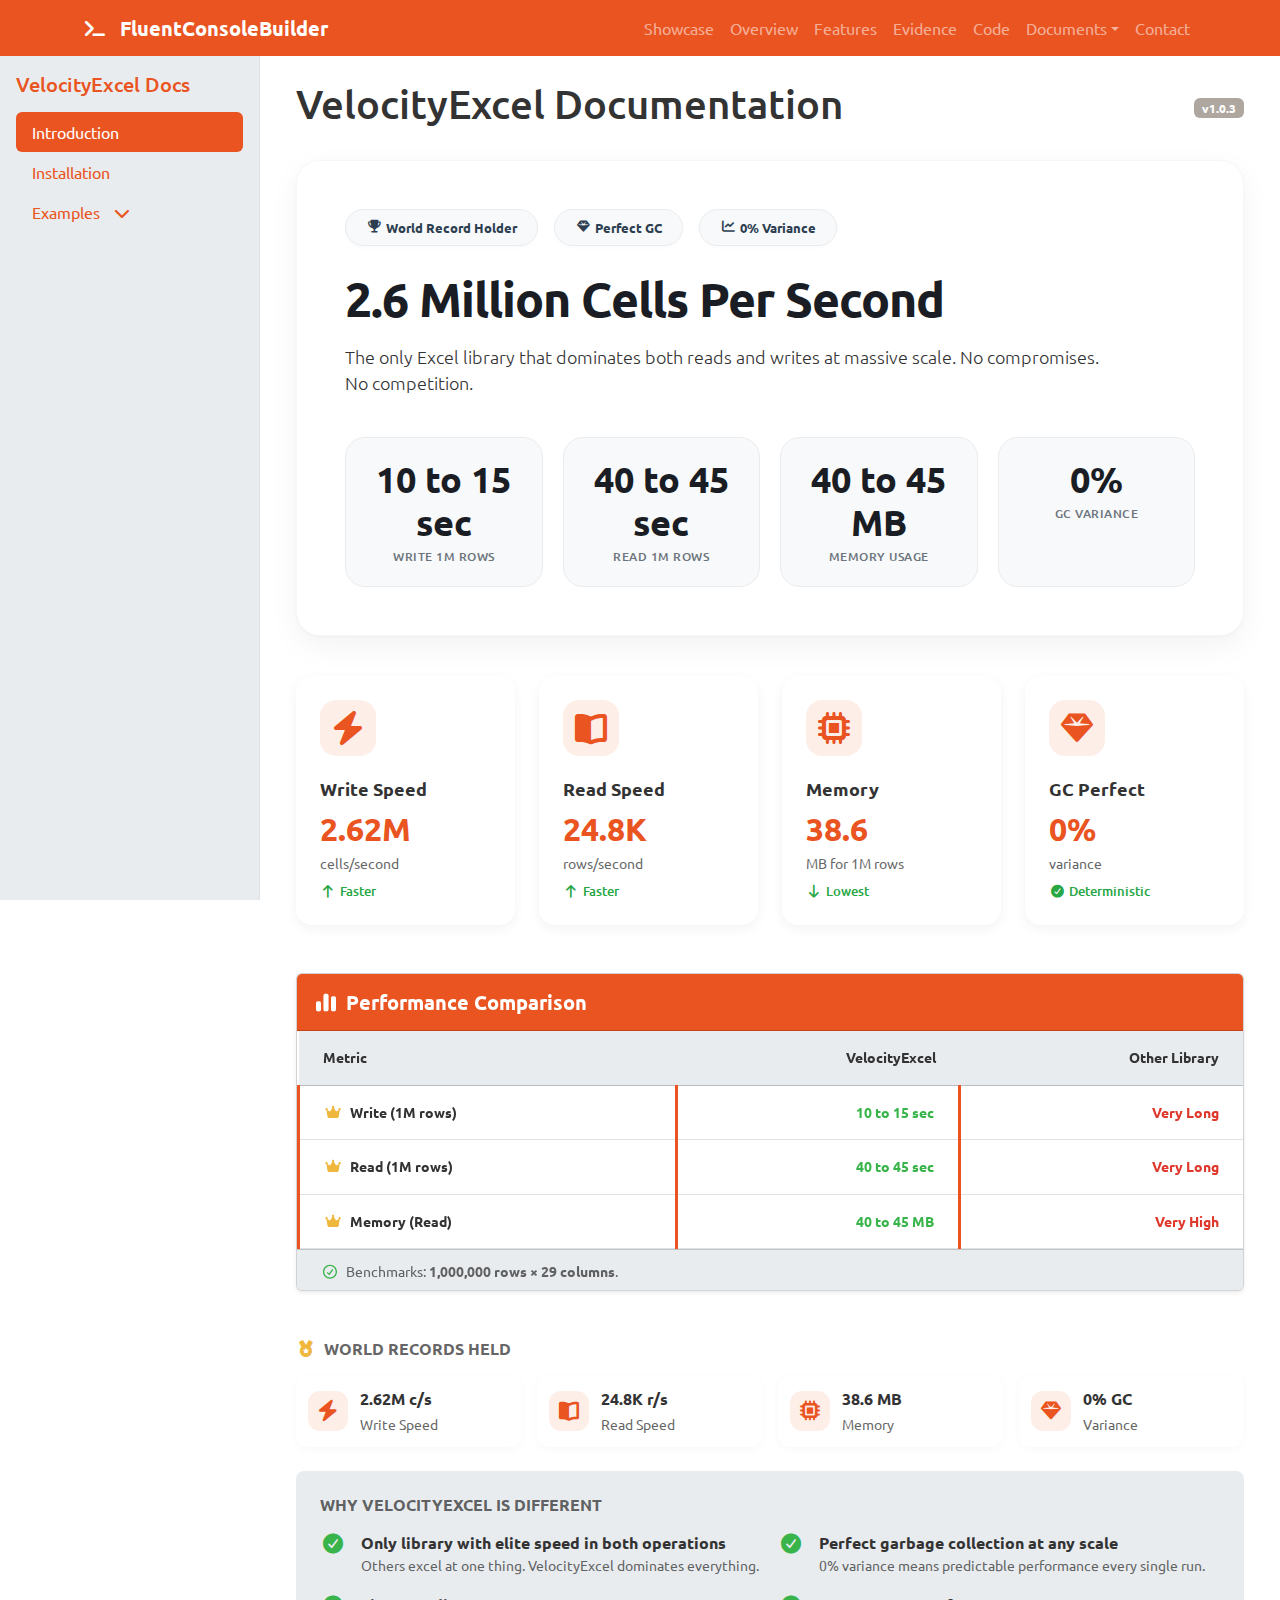
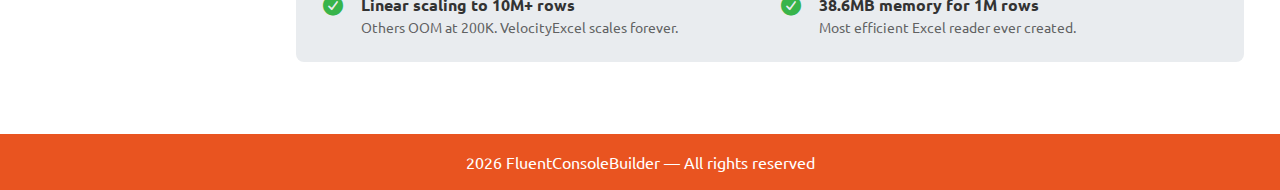
<file: docs/velocityexcel/index.html>
<!doctype html>
<html lang="en">

<head>
  <meta charset="UTF-8" />
  <meta name="viewport" content="width=device-width, initial-scale=1.0, maximum-scale=1.0, user-scalable=yes" />
  <title>VelocityExcel — Documentation</title>

  <!-- Your existing assets -->
  <link href="../../css/bstrap/bootstrap.min.css" rel="stylesheet" />
  <link href="../../css/fawesome/all.min.css" rel="stylesheet" />
  <link href="../../css/prismcss/prism.min.css" rel="stylesheet" />
  <link href="../../css/prismcss/prism-line-numbers.min.css" rel="stylesheet" />
  <link rel="stylesheet" href="../../css/docs.css" />
  <link rel="stylesheet" href="../../css/velocityexcel.css" />
</head>

<body class="d-flex flex-column min-vh-100">

  <!-- EXACT NAVBAR FROM MAIN SITE -->
  <nav class="navbar navbar-expand-lg navbar-dark bg-primary fixed-top">
    <div class="container">
      <a class="navbar-brand fw-semibold" href="../../index.html">
        <i class="fa-solid fa-terminal me-2"></i>
        FluentConsoleBuilder
      </a>



      <button class="navbar-toggler" type="button" data-bs-toggle="collapse" data-bs-target="#nav">
        <i class="fa-solid fa-bars" aria-hidden="true"></i>
        <span class="visually-hidden">Toggle navigation</span>
      </button>




      <div id="nav" class="collapse navbar-collapse">
        <ul class="navbar-nav ms-auto">
          <li class="nav-item"><a class="nav-link" href="../../index.html#showcase">Showcase</a></li>
          <li class="nav-item"><a class="nav-link" href="../../index.html#overview">Overview</a></li>
          <li class="nav-item"><a class="nav-link" href="../../index.html#features">Features</a></li>
          <li class="nav-item"><a class="nav-link" href="../../index.html#evidence">Evidence</a></li>
          <li class="nav-item"><a class="nav-link" href="../../index.html#code">Code</a></li>
          <li class="nav-item dropdown">
            <a class="nav-link dropdown-toggle" href="#" data-bs-toggle="dropdown">Documents</a>
            <ul class="dropdown-menu dropdown-menu-end shadow-sm">
              <li><a class="dropdown-item d-flex align-items-center gap-2" href="./index.html">
                  <i class="fa-regular fa-file-excel text-primary"></i> VelocityExcel
                </a>
              </li>
              <li>
                <hr class="dropdown-divider" />
              </li>
              <li><a class="dropdown-item d-flex align-items-center gap-2" href="../intellidatasort/index.html">
                  <i class="fa-solid fa-arrow-up-wide-short text-primary"></i> IntelliDataSort
                </a>
              </li>
              <li>
                <hr class="dropdown-divider" />
              </li>
              <li><a class="dropdown-item d-flex align-items-center gap-2" href="../fluidwidth/index.html"
                  aria-current="page">
                  <i class="fa-solid fa-ruler-horizontal text-primary"></i> FluidWidth
                </a>
              </li>
            </ul>
          </li>
          <li class="nav-item"><a class="nav-link" href="../../index.html#contact">Contact</a></li>
        </ul>
      </div>
    </div>
  </nav>

  <!-- MAIN LAYOUT -->
  <div class="flex-grow-1 d-flex docs-main-layout" style="margin-top: 56px;">


    <!-- SIDEBAR -->
    <aside id="sidebar" class="bg-light border-end overflow-y-auto">
      <!-- MOBILE CLOSE BUTTON -->
      <button id="sidebar-close-btn" class="btn position-absolute top-0 end-0 m-2 d-md-none" aria-label="Close sidebar">
        <i class="fa-solid fa-xmark"></i>
      </button>

      <div class="p-3">
        <h5 class="text-primary mb-3">VelocityExcel Docs</h5>
        <ul class="nav flex-column nav-pills">
          <li class="nav-item"><a class="nav-link active" href="#introduction">Introduction</a></li>
          <li class="nav-item"><a class="nav-link" href="#installation">Installation</a></li>

          <!-- Examples Dropdown -->
          <li class="nav-item">
            <a class="nav-link" data-bs-toggle="collapse" href="#examples-collapse" role="button" aria-expanded="false">
              Examples <i class="fa-solid fa-chevron-down ms-2"></i>
            </a>
            <div class="collapse" id="examples-collapse">
              <ul class="nav flex-column ms-3 mt-1">
                <li class="nav-item"><a class="nav-link" href="#read-excel">Read Excel</a></li>
                <li class="nav-item"><a class="nav-link" href="#write-excel">Write Excel</a></li>
              </ul>
            </div>
          </li>
        </ul>
      </div>
    </aside>



    <!-- MOBILE TOGGLE -->
    <button id="sidebar-toggle-btn"
      class="btn btn-outline-primary d-md-none position-fixed start-0 top-50 translate-middle-y z-3 rounded-0 rounded-end">
      <i class="fa-solid fa-chevron-right"></i>
    </button>


    <!-- MAIN CONTENT -->
<main id="main-content" class="flex-grow-1 p-3 p-md-4 overflow-auto">
  <div class="container-fluid">
    <div class="d-flex justify-content-between align-items-center mb-4">
      <h1>VelocityExcel Documentation</h1>
      <span class="badge bg-secondary">v1.0.3</span>
    </div>

    <!-- Introduction Section -->
            <!-- Sections — all static, no JS injection -->
        <section id="introduction" class="mb-5 active">
          <!-- World Record Banner -->

          <div class="world-record-banner">
            <div class="d-flex flex-wrap gap-2 mb-3">
              <span class="badge-pill-custom"><i class="fa-solid fa-trophy me-1"></i> World Record Holder</span>
              <span class="badge-pill-custom"><i class="fa-solid fa-gem me-1"></i> Perfect GC</span>
              <span class="badge-pill-custom"><i class="fa-solid fa-chart-line me-1"></i> 0% Variance</span>
            </div>

            <h2 class="display-5 fw-bold mb-3">2.6 Million Cells Per Second</h2>
            <p class="lead mb-4">The only Excel library that dominates both reads and writes at massive scale. No
              compromises. No competition.</p>

            <!-- Stats Grid -->
            <div class="stat-grid">
              <div class="stat-item">
                <div class="stat-value">10 to 15 sec</div>
                <div class="stat-label">Write 1M rows</div>
              </div>
              <div class="stat-item">
                <div class="stat-value">40 to 45 sec</div>
                <div class="stat-label">Read 1M rows</div>
              </div>
              <div class="stat-item">
                <div class="stat-value">40 to 45 MB</div>
                <div class="stat-label">Memory usage</div>
              </div>
              <div class="stat-item">
                <div class="stat-value">0%</div>
                <div class="stat-label">GC variance</div>
              </div>
            </div>
          </div>

          <!-- Feature Cards -->
          <div class="row g-3 g-md-4 mb-5">
            <div class="col-6 col-lg-3">
              <div class="feature-card">
                <div class="feature-icon">
                  <i class="fa-solid fa-bolt"></i>
                </div>
                <div class="feature-title">Write Speed</div>
                <div class="feature-value">2.62M</div>
                <div class="small text-muted mb-2">cells/second</div>
                <div class="feature-compare">
                  <i class="fa-solid fa-arrow-up me-1"></i>Faster
                </div>
              </div>
            </div>

            <div class="col-6 col-lg-3">
              <div class="feature-card">
                <div class="feature-icon">
                  <i class="fa-solid fa-book-open"></i>
                </div>
                <div class="feature-title">Read Speed</div>
                <div class="feature-value">24.8K</div>
                <div class="small text-muted mb-2">rows/second</div>
                <div class="feature-compare">
                  <i class="fa-solid fa-arrow-up me-1"></i>Faster
                </div>
              </div>
            </div>

            <div class="col-6 col-lg-3">
              <div class="feature-card">
                <div class="feature-icon">
                  <i class="fa-solid fa-microchip"></i>
                </div>
                <div class="feature-title">Memory</div>
                <div class="feature-value">38.6</div>
                <div class="small text-muted mb-2">MB for 1M rows</div>
                <div class="feature-compare">
                  <i class="fa-solid fa-arrow-down me-1"></i>Lowest
                </div>
              </div>
            </div>

            <div class="col-6 col-lg-3">
              <div class="feature-card">
                <div class="feature-icon">
                  <i class="fa-solid fa-gem"></i>
                </div>
                <div class="feature-title">GC Perfect</div>
                <div class="feature-value">0%</div>
                <div class="small text-muted mb-2">variance</div>
                <div class="feature-compare">
                  <i class="fa-solid fa-check-circle me-1"></i>Deterministic
                </div>
              </div>
            </div>
          </div>

          <!-- Performance Comparison -->
          <div class="card shadow-sm mb-5">
            <div class="card-header bg-primary text-white py-3">
              <h3 class="h5 mb-0 fw-bold">
                <i class="fa-solid fa-chart-simple me-2"></i>Performance Comparison
              </h3>
            </div>
            <div class="card-body p-0">
              <div class="table-responsive">
                <table class="table table-comparison mb-0">
                  <thead class="table-light">
                    <tr>
                      <th class="px-3 px-md-4 py-3">Metric</th>
                      <th class="px-3 px-md-4 py-3 text-end">VelocityExcel</th>
                      <th class="px-3 px-md-4 py-3 text-end">Other Library</th>
                    </tr>
                  </thead>
                  <tbody>
                    <tr class="victory-row">
                      <td class="px-3 px-md-4 py-3">
                        <i class="fa-solid fa-crown text-warning me-2"></i>Write (1M rows)
                      </td>
                      <td class="px-3 px-md-4 py-3 text-end fw-bold text-success">10 to 15 sec</td>
                      <td class="px-3 px-md-4 py-3 text-end text-danger fw-bold">Very Long</td>
                    </tr>
                    <tr class="victory-row">
                      <td class="px-3 px-md-4 py-3">
                        <i class="fa-solid fa-crown text-warning me-2"></i>Read (1M rows)
                      </td>
                      <td class="px-3 px-md-4 py-3 text-end fw-bold text-success">40 to 45 sec</td>
                      <td class="px-3 px-md-4 py-3 text-end text-danger fw-bold">Very Long</td>
                    </tr>
                    <tr class="victory-row">
                      <td class="px-3 px-md-4 py-3">
                        <i class="fa-solid fa-crown text-warning me-2"></i>Memory (Read)
                      </td>
                      <td class="px-3 px-md-4 py-3 text-end fw-bold text-success">40 to 45 MB</td>
                      <td class="px-3 px-md-4 py-3 text-end text-danger fw-bold">Very High</td>
                    </tr>
                  </tbody>
                </table>
              </div>
            </div>
            <div class="card-footer bg-light py-2 px-3 px-md-4">
              <small class="text-muted"><i class="fa-regular fa-circle-check text-success me-1"></i> Benchmarks:
                <label class="fw-bold">1,000,000 rows × 29 columns</label>.</small>
            </div>
          </div>

          <!-- World Records -->
          <div class="row g-3 mb-4">
            <div class="col-12">
              <h4 class="h6 fw-bold text-uppercase text-muted mb-3">
                <i class="fa-solid fa-medal me-2 text-warning"></i>World Records Held
              </h4>
              <div class="row g-2 g-md-3">
                <div class="col-6 col-md-3">
                  <div class="achievement-item">
                    <div class="achievement-icon">
                      <i class="fa-solid fa-bolt"></i>
                    </div>
                    <div>
                      <div class="fw-bold">2.62M c/s</div>
                      <small class="text-muted">Write Speed</small>
                    </div>
                  </div>
                </div>
                <div class="col-6 col-md-3">
                  <div class="achievement-item">
                    <div class="achievement-icon">
                      <i class="fa-solid fa-book-open"></i>
                    </div>
                    <div>
                      <div class="fw-bold">24.8K r/s</div>
                      <small class="text-muted">Read Speed</small>
                    </div>
                  </div>
                </div>
                <div class="col-6 col-md-3">
                  <div class="achievement-item">
                    <div class="achievement-icon">
                      <i class="fa-solid fa-microchip"></i>
                    </div>
                    <div>
                      <div class="fw-bold">38.6 MB</div>
                      <small class="text-muted">Memory</small>
                    </div>
                  </div>
                </div>
                <div class="col-6 col-md-3">
                  <div class="achievement-item">
                    <div class="achievement-icon">
                      <i class="fa-solid fa-gem"></i>
                    </div>
                    <div>
                      <div class="fw-bold">0% GC</div>
                      <small class="text-muted">Variance</small>
                    </div>
                  </div>
                </div>
              </div>
            </div>
          </div>

          <!-- Key Differentiators -->
          <div class="bg-light p-4 rounded-3">
            <h4 class="h6 fw-bold text-uppercase text-muted mb-3">Why VelocityExcel is Different</h4>
            <div class="row g-3">
              <div class="col-12 col-md-6">
                <div class="d-flex gap-3">
                  <i class="fa-solid fa-circle-check text-success fs-5 mt-1"></i>
                  <div>
                    <strong>Only library with elite speed in both operations</strong>
                    <p class="text-muted small mb-0">Others excel at one thing. VelocityExcel dominates everything.</p>
                  </div>
                </div>
              </div>
              <div class="col-12 col-md-6">
                <div class="d-flex gap-3">
                  <i class="fa-solid fa-circle-check text-success fs-5 mt-1"></i>
                  <div>
                    <strong>Perfect garbage collection at any scale</strong>
                    <p class="text-muted small mb-0">0% variance means predictable performance every single run.</p>
                  </div>
                </div>
              </div>
              <div class="col-12 col-md-6">
                <div class="d-flex gap-3">
                  <i class="fa-solid fa-circle-check text-success fs-5 mt-1"></i>
                  <div>
                    <strong>Linear scaling to 10M+ rows</strong>
                    <p class="text-muted small mb-0">Others OOM at 200K. VelocityExcel scales forever.</p>
                  </div>
                </div>
              </div>
              <div class="col-12 col-md-6">
                <div class="d-flex gap-3">
                  <i class="fa-solid fa-circle-check text-success fs-5 mt-1"></i>
                  <div>
                    <strong>38.6MB memory for 1M rows</strong>
                    <p class="text-muted small mb-0">Most efficient Excel reader ever created.</p>
                  </div>
                </div>
              </div>
            </div>
          </div>
        </section>



                <section id="installation" class="mb-5">
          <h2><i class="fa-solid fa-download me-2 text-primary"></i>Installation</h2>

          <p class="mb-3">VelocityExcel is available as a NuGet package. Install version <span
              class="badge bg-secondary">1.0.3</span>:</p>

          <h4 class="fw-semibold mb-2"><i class="fa-solid fa-terminal text-info me-2"></i> .NET CLI</h4>
          <div class="intellidatasort-code-block mb-4">
            <pre class="line-numbers">
      <code class="language-bash">dotnet add package VelocityExcel --version 1.0.3</code>
    </pre>
          </div>

          <h4 class="fw-semibold mb-2"><i class="fa-brands fa-microsoft text-danger me-2"></i> Nuget Package Manager
            Console</h4>
          <div class="intellidatasort-code-block mb-4">
            <pre class="line-numbers">
      <code class="language-powershell">Install-Package VelocityExcel -Version 1.0.3</code>
    </pre>
          </div>

          <h4 class="fw-semibold mb-2"><i class="fa-solid fa-file-code text-success me-2"></i> PackageReference (csproj)
          </h4>
          <div class="intellidatasort-code-block mb-4">
            <pre class="line-numbers">
      <code class="language-xml">&lt;PackageReference Include="VelocityExcel" Version="1.0.3" /&gt;</code>
    </pre>
          </div>
        </section>



    <!-- Read Excel Examples Section -->
    <section id="read-excel" class="mb-5 feature-section">
      <h2><i class="fa-solid fa-book-open me-2 text-primary"></i>Read Excel</h2>
      <p class="text-muted mb-3">Streaming Excel reader with minimal memory footprint.</p>

      <div class="feature-examples" data-feature="readexcel">
        <!-- TWO-DROPDOWN SYSTEM - DYNAMIC VARIATIONS -->
        <div class="row g-3 mb-4">
          <!-- Variation Selector -->
          <div class="col-md-5">
            <label class="form-label fw-semibold">
              <i class="fa-solid fa-layer-group me-1 text-primary"></i> Variation
            </label>
            <select class="form-select variation-selector">
              <option value="" selected disabled>— Loading variations... —</option>
            </select>
          </div>

          <!-- Example Selector -->
          <div class="col-md-7">
            <label class="form-label fw-semibold">
              <i class="fa-solid fa-code me-1 text-primary"></i> Example
            </label>
            <select class="form-select example-selector" disabled>
              <option value="" selected>— First select a variation —</option>
            </select>
          </div>
        </div>

        <!-- Example count -->
        <div class="d-flex justify-content-end mb-2">
          <small class="text-muted example-count"></small>
        </div>

        <!-- Loader -->
        <div class="example-loader text-center py-3 d-none">
          <div class="spinner-border text-primary" role="status">
            <span class="visually-hidden">Loading...</span>
          </div>
        </div>

        <!-- Error message -->
        <div class="example-error alert alert-danger d-none" role="alert"></div>

        <!-- Code block with copy button -->
        <div class="position-relative mt-3">
          <pre class="line-numbers d-none">
            <code class="language-csharp example-code"></code>
          </pre>
          <button class="btn btn-sm btn-outline-secondary copy-code-btn position-absolute top-0 end-0 m-2"
            type="button" aria-label="Copy code to clipboard">
            <i class="fa-regular fa-copy"></i>
          </button>
        </div>
      </div>
    </section>

    <!-- Write Excel Examples Section -->
    <section id="write-excel" class="mb-5 feature-section">
      <h2><i class="fa-solid fa-pen-to-square me-2 text-primary"></i>Write Excel</h2>
      <p class="text-muted mb-3">High-performance Excel writer with world-record speed.</p>

      <div class="feature-examples" data-feature="writeexcel">
        <!-- TWO-DROPDOWN SYSTEM - DYNAMIC VARIATIONS -->
        <div class="row g-3 mb-4">
          <!-- Variation Selector -->
          <div class="col-md-5">
            <label class="form-label fw-semibold">
              <i class="fa-solid fa-layer-group me-1 text-primary"></i> Variation
            </label>
            <select class="form-select variation-selector">
              <option value="" selected disabled>— Loading variations... —</option>
            </select>
          </div>

          <!-- Example Selector -->
          <div class="col-md-7">
            <label class="form-label fw-semibold">
              <i class="fa-solid fa-code me-1 text-primary"></i> Example
            </label>
            <select class="form-select example-selector" disabled>
              <option value="" selected>— First select a variation —</option>
            </select>
          </div>
        </div>

        <!-- Example count -->
        <div class="d-flex justify-content-end mb-2">
          <small class="text-muted example-count"></small>
        </div>

        <!-- Loader -->
        <div class="example-loader text-center py-3 d-none">
          <div class="spinner-border text-primary" role="status">
            <span class="visually-hidden">Loading...</span>
          </div>
        </div>

        <!-- Error message -->
        <div class="example-error alert alert-danger d-none" role="alert"></div>

        <!-- Code block with copy button -->
        <div class="position-relative mt-3">
          <pre class="line-numbers d-none">
            <code class="language-csharp example-code"></code>
          </pre>
          <button class="btn btn-sm btn-outline-secondary copy-code-btn position-absolute top-0 end-0 m-2"
            type="button" aria-label="Copy code to clipboard">
            <i class="fa-regular fa-copy"></i>
          </button>
        </div>
      </div>
    </section>
  </div>
</main>



  </div>

  <footer class="bg-primary text-white py-3 mt-auto">
    <div class="container-fluid text-center">
      <span id="footer_year"></span> FluentConsoleBuilder — All rights reserved
  </footer>
  </footer>
  <script>
    const currentYear = new Date().getFullYear();
    document.getElementById("footer_year").textContent = currentYear;
  </script>
  <script src="../../js/bootstrap.bundle.min.js"></script>
  <script src="../../js/prismjs/prism-core.min.js"></script>
  <script src="../../js/prismjs/prism-markup.min.js"></script>
  <script src="../../js/prismjs/prism-clike.min.js"></script>
  <script src="../../js/prismjs/prism-csharp.min.js"></script>
  <script src="../../js/prismjs/prism-line-numbers.min.js"></script>

  <script src="../../js/docs.js"></script>
  <script src="../../js/velocityexcel.js"></script>
  <script src="../docsjs/renderer.js"></script>
</body>

</html>
</file>
<file: css/index.css>
html,
body {
  margin: 0;
  padding: 0;
}

.section-title {
  border-left: 4px solid #e95420; /* United accent */
  padding-left: 0.75rem;
  margin-bottom: 1.5rem;
}

section {
  scroll-margin-top: 90px;
}

/* Section heading accent */
.section-title {
  border-left: 4px solid #e95420;
  padding-left: 0.75rem;
  margin-bottom: 1.5rem;
}

/* hero section style */
/* NuGet Button Styling */
.nuget-btn {
  border-radius: 6px;
  min-height: 44px;
}

/* Make header a flex container */
header.bg-light {
  display: flex;
  flex-direction: column;
  min-height: 0; /* Override any min-height */
}

/* FluentConsoleTable Banner */

.header_hero_container{
  padding-bottom: 0px !important;
  padding-left: 0px !important;
  padding-right: 0px !important;
}

.header_hero_banner_advtable{
  margin-top: 16px !important;
}


.fluent-banner {
  border-top: 1px solid #495057;
}

.fluent-banner a:hover {
  color: #f8f9fa !important;
  text-decoration: underline !important;
  opacity: 0.9;
}

.fluent-banner-content {
  font-size: 1.05rem;
}

.advanced-text,.contact-label{
  color: #fff !important;
}

/* Desktop layout - everything in one line with nice spacing */
@media (min-width: 768px) {
  .fluent-banner-content {
    flex-wrap: nowrap;
    justify-content: center;
    gap: 2.5rem;           
  }
  
  .advanced-text {
    display: inline;
    color: #adb5bd;
    font-weight: 400;
  }
  
  .contact-label {
    color: #ced4da;
  }
}

/* Mobile - two clean lines */
@media (max-width: 767.98px) {
  .fluent-banner-content {
    flex-direction: column;
    gap: 0.6rem;
  }
  
  .contact-part {
    margin-top: 0.25rem;
  }
  
  /* Hide advanced text on mobile */
  .advanced-text {
    display: none;
  }
  
  /* Optional: make contact label visible only on mobile */
  .contact-label {
    display: inline;
  }
  
  /* Slightly smaller text on very small screens */
  @media (max-width: 400px) {
    .fluent-banner-content {
      font-size: 0.97rem;
    }
  }
}

/* Make sure advanced text is hidden on mobile */
.advanced-text {
  display: none;           /* default mobile */
}

@media (min-width: 769px) {
  .advanced-text {
    display: inline;       /* show only on desktop/tablet */
  }
}

/* Fine-tuning spacing on very small screens */
@media (max-width: 400px) {
  .fluent-banner-content {
    gap: 0.5rem;
  }
  
  .line-1 {
    font-size: 0.95rem;
  }
  
  .contact-line {
    font-size: 0.95rem;
  }
}


/* Carousel height consistency */



.carousel-dark .carousel-control-prev-icon,
.carousel-dark .carousel-control-next-icon {
  filter: invert(1) grayscale(100);
}

.carousel-indicators [data-bs-target] {
  width: 12px;
  height: 12px;
  border-radius: 50%;
  background-color: #666;
  opacity: 0.5;
  margin: 0 6px;
}

.carousel-indicators .active {
  opacity: 1;
  background-color: #0d6efd;
}

/* Better mobile experience */
@media (max-width: 576px) {
  .carousel-control-prev,
  .carousel-control-next {
    width: 15%;
  }
  
  .carousel-indicators {
    margin-bottom: 1rem !important;
  }
}

/* Prevent image stretching on very wide screens */
.ratio-21x9 img {
  object-position: top center;
}



/* Code blocks */
.code-block {
  background-color: #1e1e1e;
  color: #e6edf3;
  border-radius: 8px;
  padding: 1.25rem;
  overflow-x: auto;
  font-size: 0.9rem;
}

.comparison-table th {
  white-space: nowrap;
}

.comparison-table td {
  vertical-align: middle;
}

.badge-feature {
  background-color: #f8f9fa;
  color: #2c3e50;
  border: 1px solid #dee2e6;
  padding: 0.6rem 0.9rem;
  font-size: 0.9rem;
  font-weight: 600;
  border-radius: 999px;
}

/* Base badge style */
.badge-feature {
  padding: 0.65rem 1rem;
  font-size: 0.9rem;
  font-weight: 600;
  border-radius: 999px;
  border: 1px solid transparent;
  display: inline-flex;
  align-items: center;
}

.badge-unicode {
  background-color: #eef4ff;
  color: #1f3b73;
  border-color: #d6e4ff;
}

.badge-pagination {
  background-color: #f4f9f6;
  color: #1e6f43;
  border-color: #d8efe2;
}

.badge-live {
  background-color: #fff4ec;
  color: #a3471f;
  border-color: #ffe0cc;
}

.badge-data {
  background-color: #f3f0ff;
  color: #4b3fbf;
  border-color: #e0dbff;
}

.navbar-toggler {
  border: none;
}

.navbar-toggler:focus {
  box-shadow: none;
}

.navbar-toggler:focus-visible {
  outline: 2px solid rgba(13, 110, 253, 0.5);
  outline-offset: 2px;
}


.navbar-toggler i.fa-solid {
  color: #fff !important;
}


/* badge styling capability badges */
.badge-platform {
  background-color: #f0f2f5;
  color: #2c2f33;
  border-color: #d6d9dd;
}

/* section comparison styling desktop */

#comparison table tbody tr:not(:last-child) {
  border-bottom: 1px solid #e9ecef;
}





/* ===============================
   Mobile Typography Tuning
   Bootstrap-first, minimal
================================ */

@media (max-width: 576px) {
  /* Section spacing */
  section {
    padding-top: 2rem;
    padding-bottom: 2rem;
  }

  /* Section titles (h2) */
  section h2 {
    font-size: 1.35rem;
  }

  /* Subsection titles (h4) */
  section h4 {
    font-size: 1.05rem;
  }

  /* Body text */
  section p {
    font-size: 0.9rem;
  }

  /* Small helper text */
  section p.small,
  section .small {
    font-size: 0.8rem;
  }
}

/* Mobile-first improvement */
@media (max-width: 576px) {
  .badges-container {
    flex-direction: column;
    align-items: stretch;
  }

  .badge-feature {
    width: 100%;
    justify-content: center;
    font-size: 0.95rem;
    padding: 0.75rem 1rem;
  }

  .badge-feature i {
    font-size: 1rem;
  }

  .small-md {
    font-size: 0.95rem;
  }
}

/* section comparison styling mobile */

@media (min-width: 992px) {
  .bg-lg-light {
    background-color: #f8f9fa;
  }
}

@media (min-width: 992px) {
  #comparison table tbody tr:not(:last-child) {
    border-bottom: 2px solid #f8f9fa;
  }
}

/* section comparison styling mobile */

@media (max-width: 575.98px) {  
  footer small {
    font-size: 0.75rem;     
    opacity: 0.65;           
  }
}


/* hero section style Mobile optimization nuget button */
@media (max-width: 576px) {
  .nuget-btn {
    min-height: 48px;
    padding-left: 1rem;
    padding-right: 1rem;
  }
  
  .nuget-subtitle {
    font-size: 0.75rem;
  }
}


/* Equal width buttons for desktop and mobile */
.equal-width-buttons {
  display: flex;
  flex-wrap: wrap;
  justify-content: center;
  gap: 1rem;
}

.equal-width-buttons .button-wrapper {
  flex: 1 1 0;
  min-width: 250px; /* Minimum width before wrapping */
  max-width: 300px; /* Maximum width to prevent too wide on desktop */
  display: flex;
  flex-direction: column;
}

.equal-width-buttons .nuget-btn {
  width: 100%; /* Make button fill the wrapper */
  height: 100%; /* Make button fill wrapper height */
  min-height: 85px; /* Minimum height for consistency */
  justify-content: space-between; /* Spread content */
  align-items: center;
  display: flex;
}

.equal-width-buttons .nuget-btn .text-start {
  flex: 1;
  display: flex;
  flex-direction: column;
  justify-content: center;
}

.equal-width-buttons .nuget-btn .fw-bold {
  white-space: nowrap; /* Prevent product name from wrapping on desktop */
}

.equal-width-buttons .nuget-btn .small {
  white-space: nowrap; /* Prevent description from wrapping on desktop */
}

/* Mobile optimization */
@media (max-width: 768px) {
  .equal-width-buttons .button-wrapper {
    min-width: 280px; /* Slightly larger minimum on mobile */
    max-width: 100%; /* Allow full width if needed */
  }
  
  .equal-width-buttons .nuget-btn {
    min-height: 80px;
    padding-left: 1.5rem;
    padding-right: 1.5rem;
  }
  
  /* Allow text to wrap on mobile */
  .equal-width-buttons .nuget-btn .fw-bold,
  .equal-width-buttons .nuget-btn .small {
    white-space: normal;
  }
}

/* Very small screens */
@media (max-width: 400px) {
  .equal-width-buttons .button-wrapper {
    min-width: 100%; /* Full width on very small screens */
  }
  
  .equal-width-buttons .nuget-btn {
    min-height: 70px;
  }
}
</file>
<file: css/docs.css>
/* docs.css file */

:root {
  --sidebar-width: 260px;
  --navbar-height: 56px;
}


/*  hamburger boorstrap default styles  */
.navbar-toggler {
  border: none;
}

.navbar-toggler:focus {
  box-shadow: none;
}

.navbar-toggler:focus-visible {
  outline: 2px solid rgba(13, 110, 253, 0.5);
  outline-offset: 2px;
}

.navbar-toggler i.fa-solid {
  color: #fff !important;
}

/*  full sidebar height  */
#sidebar {
  width: var(--sidebar-width);
  position: sticky;
  top: var(--navbar-height);
  height: calc(100vh - var(--navbar-height));
  flex-shrink: 0;
}

/*  MAIN LAYOUT height  */
.docs-main-layout {
  flex-grow: 1;
  display: flex;
}

#main-content {
  flex-grow: 1;
  overflow: visible;
}

/* Add this if not present: */
body {
  display: flex;
  flex-direction: column;
  min-height: 100vh;
}

footer {
  margin-top: auto;
  flex-shrink: 0;
}


#main-content > .container-fluid {
  min-height: 0;
  display: flex;
  flex-direction: column;
}


@media (max-width: 767.98px) {
  #main-content > .container-fluid {
    padding-top: var(--navbar-height);
  }
}


/* Desktop: let browser handle scroll; main content should not scroll internally */
@media (min-width: 768px) {
  #main-content {
    overflow: visible !important;
  }
}

/* Mobile: sidebar hidden → main must be scrollable within viewport */
@media (max-width: 767.98px) {
  #main-content {
    overflow-y: auto;
    -webkit-overflow-scrolling: touch;
    min-height: calc(100vh - var(--navbar-height) - 56px);
  }

  #main-content > .container-fluid {
    padding-top: 1rem;
  }
}



/* Close button for mobile sidebar */
#sidebar-close-btn {
  position: absolute;
  top: 0.75rem;
  right: 0.75rem;

  width: 36px;
  height: 36px;
  padding: 0;
  border: none;
  background: none;

  color: var(--bs-primary); /* theme color */
  z-index: 10;
}

/* Show close button when sidebar is open on mobile */
@media (max-width: 767.98px) {
  #sidebar.show #sidebar-close-btn {
    display: block !important;
  }

  #sidebar.show {
    padding-top: 1rem;
  }
}







/*  full sidebar height mobile  */
@media (max-width: 767.98px) {
  #sidebar {
    position: fixed;
    top: var(--navbar-height);
    left: calc(-1 * var(--sidebar-width));
    height: 100vh;
    transition: left 0.3s ease;
    z-index: 1000;
  }

  #sidebar.show {
    left: 0;
  }

  #sidebar-toggle-btn {
    display: block !important;
  }

}


/* Show sidebar on desktop */
@media (min-width: 768px) {
  #sidebar {
    width: var(--sidebar-width);
    flex-shrink: 0;
  }
  #sidebar-toggle-btn {
    display: none !important;
  }
}

/* Sidebar styling */
#sidebar {
  background-color: #f8f9fa;
}
#sidebar-nav .nav-link {
  padding: 0.5rem 1rem;
  border-radius: 0.375rem;
  color: #495057;
}
#sidebar-nav .nav-link.active,
#sidebar-nav .nav-link:hover {
  background-color: #e9ecef;
  color: #0d6efd;
  font-weight: 600;
}

/* Mobile toggle button */
#sidebar-toggle-btn {
  display: none;
  width: 36px;
  height: 36px;
  padding: 0;
}
#sidebar-toggle-btn.show i {
  transform: rotate(180deg);
}



/* Section spacing */
section {
  scroll-margin-top: 80px; /* Account for fixed navbar */
}

/* Back to top */
#back-to-top {
  opacity: 0;
  visibility: hidden;
  transition: opacity 0.3s, visibility 0.3s;
}
#back-to-top.show {
  opacity: 1;
  visibility: visible;
}

/* Responsive containers */
.container-fluid {
  max-width: 1200px;
}


/* documentation example style */
/* Ensure error/loader messages are readable */
.feature-examples .alert,
.feature-examples .spinner-border {
  margin-top: 0.5rem;
}

.feature-examples pre.line-numbers {
  font-family: 'SFMono-Regular', Menlo, Monaco, Consolas, 'Liberation Mono', 'Courier New', monospace;
  tab-size: 2;
}





/* documentation example mobile style */


@media (max-width: 767.98px) {
  /* Ensure main content uses full width on mobile */
  #main-content {
    padding-left: 0;
    padding-right: 0;
  }

  .container-fluid {
    padding-left: 0.75rem !important;
    padding-right: 0.75rem !important;
  }

  /* Feature examples container spacing */
  .feature-examples {
    margin-top: 1rem;
    margin-bottom: 1.5rem;
  }

  .feature-examples > * {
    margin-bottom: 0.75rem;
  }

  /* Full-width dropdown */
  .feature-examples .form-select {
    width: 100%;
    font-size: 0.95rem;
    padding: 0.375rem 0.75rem;
  }
}

.feature-examples .example-select,
.feature-examples .example-select:focus {
  box-shadow: none !important;
  border: 1px solid rgba(0, 0, 0, 0.1) !important;
}

/* === CODE BLOCKS — MOBILE & DESKTOP === */
.feature-examples pre.line-numbers {
  font-family: 'SFMono-Regular', Menlo, Monaco, Consolas, 'Liberation Mono', 'Courier New', monospace;
  font-size: 0.875rem;
  padding: 1rem;
  border-radius: 0.5rem;
  background-color: #f8f9fa;
  tab-size: 2;
  position: relative;
  padding-left: 3.8em; 
}

.feature-examples pre.line-numbers > code {
  display: block;
  padding-left: 0 !important;
  white-space: inherit;
  overflow: visible;
}


@media (min-width: 768px) {
  .feature-examples pre.line-numbers {
    overflow-x: auto;
    white-space: pre;
  }
}


/* For very narrow screens (< 480px): reduce font size slightly, but keep horizontal scroll */
@media (max-width: 480px) {
  .feature-examples pre.line-numbers {
    font-size: 0.8125rem;
    padding: 0.75rem;
    padding-left: 3.2em; /* slightly less padding */
  }
}

/* Ensure copy button stays visible & doesn’t interfere */
.feature-examples .copy-code-btn {
  z-index: 2;
}


/* === MOBILE CODE BLOCK FIXES === */
@media (max-width: 767.98px) {
  /* Ensure main content allows horizontal overflow */
  #main-content,
  #main-content > .container-fluid,
  .feature-examples {
    min-width: 0; 
  }


  /* Prevent copy button from pushing content out of view */
  .feature-examples .position-relative {
    position: relative;
    overflow: visible;
  }

  .feature-examples pre.line-numbers {
    overflow-x: visible;
    white-space: pre-wrap; 
    word-break: normal; 
    overflow-wrap: break-word;
    min-width: 100%;
    -webkit-overflow-scrolling: touch;
     padding-left: 3.2em;
  }

  /* Ensure copy button doesn’t interfere with wrapped layout */
  .feature-examples .copy-code-btn {
    top: 0.5rem;
    right: 0.5rem;
  }

}
</file>
<file: css/fluidwidth.css>
/* Hide all sections by default */
#main-content section {
  display: none;
}

/* Show active section */
#main-content section.active {
  display: block;
  animation: fadeIn 0.3s ease-out;
}

@keyframes fadeIn {
  from { opacity: 0; transform: translateY(10px); }
  to { opacity: 1; transform: translateY(0); }
}
</file>
<file: css/intellidatasort.css>
/* intellidatasort.css file */

/* Hide all sections by default */
#main-content section {
  display: none;
}

/* Show active section */
#main-content section.active {
  display: block;
  animation: fadeIn 0.3s ease-out;
}

@keyframes fadeIn {
  from { opacity: 0; transform: translateY(10px); }
  to { opacity: 1; transform: translateY(0); }
}


i.fa-chevron-down.rotated {
  transform: rotate(180deg);
  transition: transform 0.2s ease;
}

/* introduction section style */
/* IntelliDataSort Introduction Section - Isolated Styles */
.intellidatasort-hr { 
  opacity: 0.2; 
}

.intellidatasort-title, 
.intellidatasort-subtitle {
  line-height: 1.3;
}

.intellidatasort-blockquote,
.intellidatasort-blockquote-footer {
  font-size: 1.05rem;
}

.intellidatasort-paragraph,
.intellidatasort-list {
  font-size: 1rem;
}

.intellidatasort-table-container {
  margin: 1.5rem 0;
}

.intellidatasort-table {
  min-width: 600px; /* Ensures readability */
}

.intellidatasort-badge {
  display: inline-block;
  padding: 0.25rem 0.5rem;
  border-radius: 0.375rem;
  font-weight: 600;
  font-size: 0.9rem;
}

.intellidatasort-badge-success { background-color: #d1e7dd; color: #0f5132; }
.intellidatasort-badge-danger { background-color: #f8d7da; color: #842029; }
.intellidatasort-badge-warning { background-color: #fff3cd; color: #664d03; }
.intellidatasort-code-block pre {
  overflow-x: auto;
  font-size: 0.95rem;
}


/* === PRISM CODE BLOCK FIXES — MUST OVERRIDE BOOTSTRAP & CUSTOM STYLES === */

.intellidatasort-code-block pre.line-numbers {
  /* Reset Bootstrap interference */
  margin: 0 !important;
  padding: 1.25rem 1.5rem !important; /* Enough for line numbers + code */
  background-color: #fdfdfd !important; /* Prism default light */
  border-radius: 0.5rem !important;
  border: 1px solid #e9ecef !important;
  overflow-x: auto !important;
  font-family: 'SFMono-Regular', Menlo, Monaco, Consolas, 'Liberation Mono', 'Courier New', monospace !important;
  font-size: 0.875rem !important;
  line-height: 1.5 !important;
  tab-size: 2 !important;
  position: relative !important;
}

/* Ensure line numbers are visible and aligned */
.intellidatasort-code-block pre.line-numbers > code {
  display: block !important;
  padding-left: 0 !important;
  white-space: pre !important;
  overflow: visible !important;
}

/* Line number styling (override Prism's default if needed) */
.intellidatasort-code-block pre.line-numbers .line-numbers-rows {
  border-right: 1px solid #e9ecef !important;
  padding-right: 0.75rem !important;
  padding-left: 0.5rem !important;
}

.intellidatasort-code-block pre.line-numbers .line-numbers-rows > span {
  color: #6c757d !important;
  font-size: 0.875rem !important;
  user-select: none !important;
}

/* For mobile: prevent horizontal overflow from breaking layout */
@media (max-width: 768px) {
  .intellidatasort-code-block pre.line-numbers {
    padding: 1rem 1.25rem !important;
    font-size: 0.8125rem !important;
    padding-left: 3.2em; /* Make room for line numbers */
  }
}


/* Mobile adjustments */
@media (max-width: 768px) {
  .intellidatasort-table {
    font-size: 0.85rem;
  }
  .intellidatasort-badge {
    padding: 0.15rem 0.3rem;
  }
}


@media (max-width: 767.98px) {
  .intellidatasort-alert {
    margin-top: 0.5rem; /* prevent sticking to navbar */
    border-radius: 0.5rem;
  }
}


/* === MOBILE-SPECIFIC TYPOGRAPHY TWEAKS === */
@media (max-width: 767.98px) {
  
  #main-content h1 {
    font-size: 1.5rem;
    line-height: 1.3;
  }

  
  .intellidatasort-title {
    font-size: 1.25rem;
    line-height: 1.4;
  }

  
  .intellidatasort-paragraph {
    font-size: 0.95rem;
    line-height: 1.5;
  }

  
  .badge.bg-secondary {
    font-size: 0.75rem;
    padding: 0.25rem 0.4rem;
  }

  
  .intellidatasort-title,
  .intellidatasort-blockquote {
    margin-bottom: 0.75rem;
  }
}

/* === MOBILE: INSTALLATION & BASIC USAGE TWEAKS === */
@media (max-width: 767.98px) {
  
  #installation h2,
  #basic-usage h2 {
    font-size: 1.35rem;
    line-height: 1.3;
  }

  
  #basic-usage h3 {
    font-size: 1.15rem;
    line-height: 1.35;
    margin-bottom: 0.75rem;
  }

  
  #installation h4,
  #basic-usage h4 {
    font-size: 1rem;
    line-height: 1.4;
    margin-top: 1.25rem;
    margin-bottom: 0.6rem;
  }

  
  #basic-usage p,
  #basic-usage ul {
    font-size: 0.95rem;
    margin-bottom: 0.85rem;
  }

  
  #basic-usage p strong {
    font-size: 0.95rem;
  }

 
  #main-content > .container-fluid {
    padding-top: 0.75rem;
  }
}



/* Level selector styling */

.example-selector:not(:disabled) {
  border-left: 4px solid #0d6efd;
}



/* Level selector - Add to prevent visual clipping */

pre.line-numbers {
  max-height: none !important;
  overflow: visible !important;
}

/* Better: Set max height with scroll for very long files */
pre.line-numbers {
  max-height: 600px;
  overflow: auto;
  border-radius: 8px;
  box-shadow: 0 2px 8px rgba(0,0,0,0.05);
}

/* Ensure code wrapping for long lines */
code.language-csharp {
  white-space: pre-wrap;
  word-break: break-word;
}

/* green copy button */

.copy-code-btn.btn-success {
  background-color: #198754 !important;
  border-color: #198754 !important;
  color: white !important;
}

.copy-code-btn.btn-success i {
  color: white !important;
}

.copy-code-btn {
  transition: all 0.2s ease;
}


/* ============================================
   ESSENTIAL MOBILE DROPDOWN FIXES
   ============================================ */


@media (max-width: 767.98px) {
  select,
  .form-select {
    font-size: 16px !important; 
  }
}


select option,
.form-select option {
  white-space: normal;      
  word-wrap: break-word;   
  padding: 8px 12px;      
}


@media (max-width: 767.98px) {
  select,
  .form-select {
    height: 44px;           
  }
}
</file>
<file: css/velocityexcel.css>
/* Hide all sections by default */
#main-content section {
  display: none;
}

/* Show active section */
#main-content section.active {
  display: block;
  animation: fadeIn 0.3s ease-out;
}

@keyframes fadeIn {
  from { opacity: 0; transform: translateY(10px); }
  to { opacity: 1; transform: translateY(0); }
}

/* Mobile-first introduction styles */

.world-record-banner {
  background: white;
  border-radius: 1.5rem;
  padding: 2.5rem 2rem;
  margin-bottom: 2.5rem;
  box-shadow: 0 10px 30px rgba(0, 0, 0, 0.05), 0 1px 3px rgba(0, 0, 0, 0.03);
  border: 1px solid rgba(0, 0, 0, 0.03);
}

@media (min-width: 768px) {
  .world-record-banner {
    padding: 3rem;
  }
}

.badge-pill-custom {
  display: inline-flex;
  align-items: center;
  padding: 0.5rem 1.25rem;
  font-size: 0.8rem;
  font-weight: 600;
  border-radius: 40px;
  background: #f8f9fa;
  color: #2c3e50;
  border: 1px solid #e9ecef;
  box-shadow: 0 2px 4px rgba(0, 0, 0, 0.02);
  transition: all 0.2s ease;
  margin-right: 0.5rem;
  margin-bottom: 0.5rem;
}

.badge-pill-custom:hover {
  background: #e95420;
  color: white;
  border-color: #e95420;
  transform: translateY(-1px);
  box-shadow: 0 4px 8px rgba(233, 84, 32, 0.15);
}

.badge-pill-custom:hover i {
  color: white !important;
}

.stat-grid {
  display: grid;
  grid-template-columns: repeat(2, 1fr);
  gap: 1rem;
  margin-top: 2.5rem;
}

@media (min-width: 576px) {
  .stat-grid {
    grid-template-columns: repeat(4, 1fr);
    gap: 1.25rem;
  }
}

.stat-item {
  background: #f8f9fa;
  border-radius: 1.25rem;
  padding: 1.25rem 1rem;
  text-align: center;
  border: 1px solid #e9ecef;
  transition: all 0.2s ease;
}

.stat-item:hover {
  border-color: #e95420;
  box-shadow: 0 8px 20px rgba(233, 84, 32, 0.08);
  transform: translateY(-2px);
  background: white;
}

.stat-value {
  font-size: 1.75rem;
  font-weight: 700;
  line-height: 1.2;
  color: #1a1e24;
  margin-bottom: 0.25rem;
}

@media (min-width: 768px) {
  .stat-value {
    font-size: 2.25rem;
  }
}

.stat-label {
  font-size: 0.7rem;
  color: #6c757d;
  text-transform: uppercase;
  letter-spacing: 0.5px;
  font-weight: 500;
}

@media (min-width: 768px) {
  .stat-label {
    font-size: 0.75rem;
  }
}

.world-record-banner h2 {
  color: #1a1e24;
  letter-spacing: -0.02em;
}

.world-record-banner .lead {
  font-size: 1.1rem;
  max-width: 90%;
}

@media (max-width: 768px) {
  .world-record-banner {
    padding: 1.5rem 1.25rem;
    border-radius: 1.25rem;
  }
  
  .world-record-banner h2 {
    font-size: 1.75rem;
  }
  
  .world-record-banner .lead {
    font-size: 1rem;
    max-width: 100%;
  }
  
  .stat-item {
    padding: 1rem 0.5rem;
  }
  
  .badge-pill-custom {
    padding: 0.4rem 1rem;
    font-size: 0.7rem;
  }
}

.feature-card {
  background: white;
  border-radius: 1rem;
  padding: 1.5rem;
  height: 100%;
  box-shadow: 0 4px 12px rgba(0, 0, 0, 0.05);
  transition: transform 0.2s, box-shadow 0.2s;
}

.feature-card:hover {
  transform: translateY(-4px);
  box-shadow: 0 12px 24px rgba(233, 84, 32, 0.1);
}

.feature-icon {
  font-size: 2rem;
  width: 3.5rem;
  height: 3.5rem;
  display: flex;
  align-items: center;
  justify-content: center;
  background: rgba(233, 84, 32, 0.1);
  border-radius: 1rem;
  margin-bottom: 1.25rem;
  color: #e95420;
}

.feature-title {
  font-size: 1.1rem;
  font-weight: 600;
  margin-bottom: 0.5rem;
}

.feature-value {
  font-size: 1.75rem;
  font-weight: 700;
  color: #e95420;
  line-height: 1.2;
  margin-bottom: 0.25rem;
}

@media (min-width: 768px) {
  .feature-value {
    font-size: 2rem;
  }
}

.feature-compare {
  font-size: 0.8rem;
  color: #28a745;
  font-weight: 500;
}

.table-comparison {
  font-size: 0.9rem;
}

@media (max-width: 576px) {
  .table-comparison {
    font-size: 0.8rem;
  }
  .table-comparison td, 
  .table-comparison th {
    padding: 0.75rem 0.5rem;
  }
}

.victory-row {
  background: rgba(233, 84, 32, 0.05);
  font-weight: 600;
}

.victory-row td {
  border-left: 3px solid #e95420;
}

.badge-world-record {
  background: #ffc107;
  color: #000;
  font-weight: 600;
  padding: 0.25rem 0.75rem;
  border-radius: 2rem;
  font-size: 0.7rem;
  display: inline-block;
  margin-left: 0.5rem;
}

.achievement-item {
  display: flex;
  align-items: center;
  gap: 0.75rem;
  padding: 0.75rem;
  background: white;
  border-radius: 0.75rem;
  box-shadow: 0 2px 8px rgba(0, 0, 0, 0.03);
}

.achievement-icon {
  width: 2.5rem;
  height: 2.5rem;
  background: rgba(233, 84, 32, 0.1);
  border-radius: 0.75rem;
  display: flex;
  align-items: center;
  justify-content: center;
  color: #e95420;
  font-size: 1.25rem;
}


/* Installation section styles - matching IntelliDataSort */

.intellidatasort-code-block pre {
  overflow-x: auto;
  font-size: 0.95rem;
}

/* === PRISM CODE BLOCK FIXES — MUST OVERRIDE BOOTSTRAP & CUSTOM STYLES === */

.intellidatasort-code-block pre.line-numbers {
  /* Reset Bootstrap interference */
  margin: 0 !important;
  padding: 1.25rem 1.5rem !important; /* Enough for line numbers + code */
  background-color: #fdfdfd !important; /* Prism default light */
  border-radius: 0.5rem !important;
  border: 1px solid #e9ecef !important;
  overflow-x: auto !important;
  font-family: 'SFMono-Regular', Menlo, Monaco, Consolas, 'Liberation Mono', 'Courier New', monospace !important;
  font-size: 0.875rem !important;
  line-height: 1.5 !important;
  tab-size: 2 !important;
  position: relative !important;
}

/* Ensure line numbers are visible and aligned */
.intellidatasort-code-block pre.line-numbers > code {
  display: block !important;
  padding-left: 0 !important;
  white-space: pre !important;
  overflow: visible !important;
}

/* Line number styling (override Prism's default if needed) */
.intellidatasort-code-block pre.line-numbers .line-numbers-rows {
  border-right: 1px solid #e9ecef !important;
  padding-right: 0.75rem !important;
  padding-left: 0.5rem !important;
}

.intellidatasort-code-block pre.line-numbers .line-numbers-rows > span {
  color: #6c757d !important;
  font-size: 0.875rem !important;
  user-select: none !important;
}

/* For mobile: prevent horizontal overflow from breaking layout */
@media (max-width: 768px) {
  .intellidatasort-code-block pre.line-numbers {
    padding: 1rem 1.25rem !important;
    font-size: 0.8125rem !important;
    padding-left: 3.2em; /* Make room for line numbers */
  }
}

/* Mobile adjustments for headings and text */
@media (max-width: 767.98px) {
  
  #installation h2 {
    font-size: 1.35rem;
    line-height: 1.3;
  }
  
  #installation h4 {
    font-size: 1rem;
    line-height: 1.4;
    margin-top: 1.25rem;
    margin-bottom: 0.6rem;
  }
  
  #installation p {
    font-size: 0.95rem;
    margin-bottom: 0.85rem;
  }
  
  .badge.bg-secondary {
    font-size: 0.75rem;
    padding: 0.25rem 0.4rem;
  }
}

/* Ensure code blocks don't get too tall */
pre.line-numbers {
  max-height: 600px;
  overflow: auto;
  border-radius: 8px;
  box-shadow: 0 2px 8px rgba(0,0,0,0.05);
}

/* Ensure proper wrapping for long lines */
code.language-bash,
code.language-powershell,
code.language-xml {
  white-space: pre-wrap;
  word-break: break-word;
}

i.fa-chevron-down.rotated {
  transform: rotate(180deg);
  transition: transform 0.2s ease;
}
</file>
